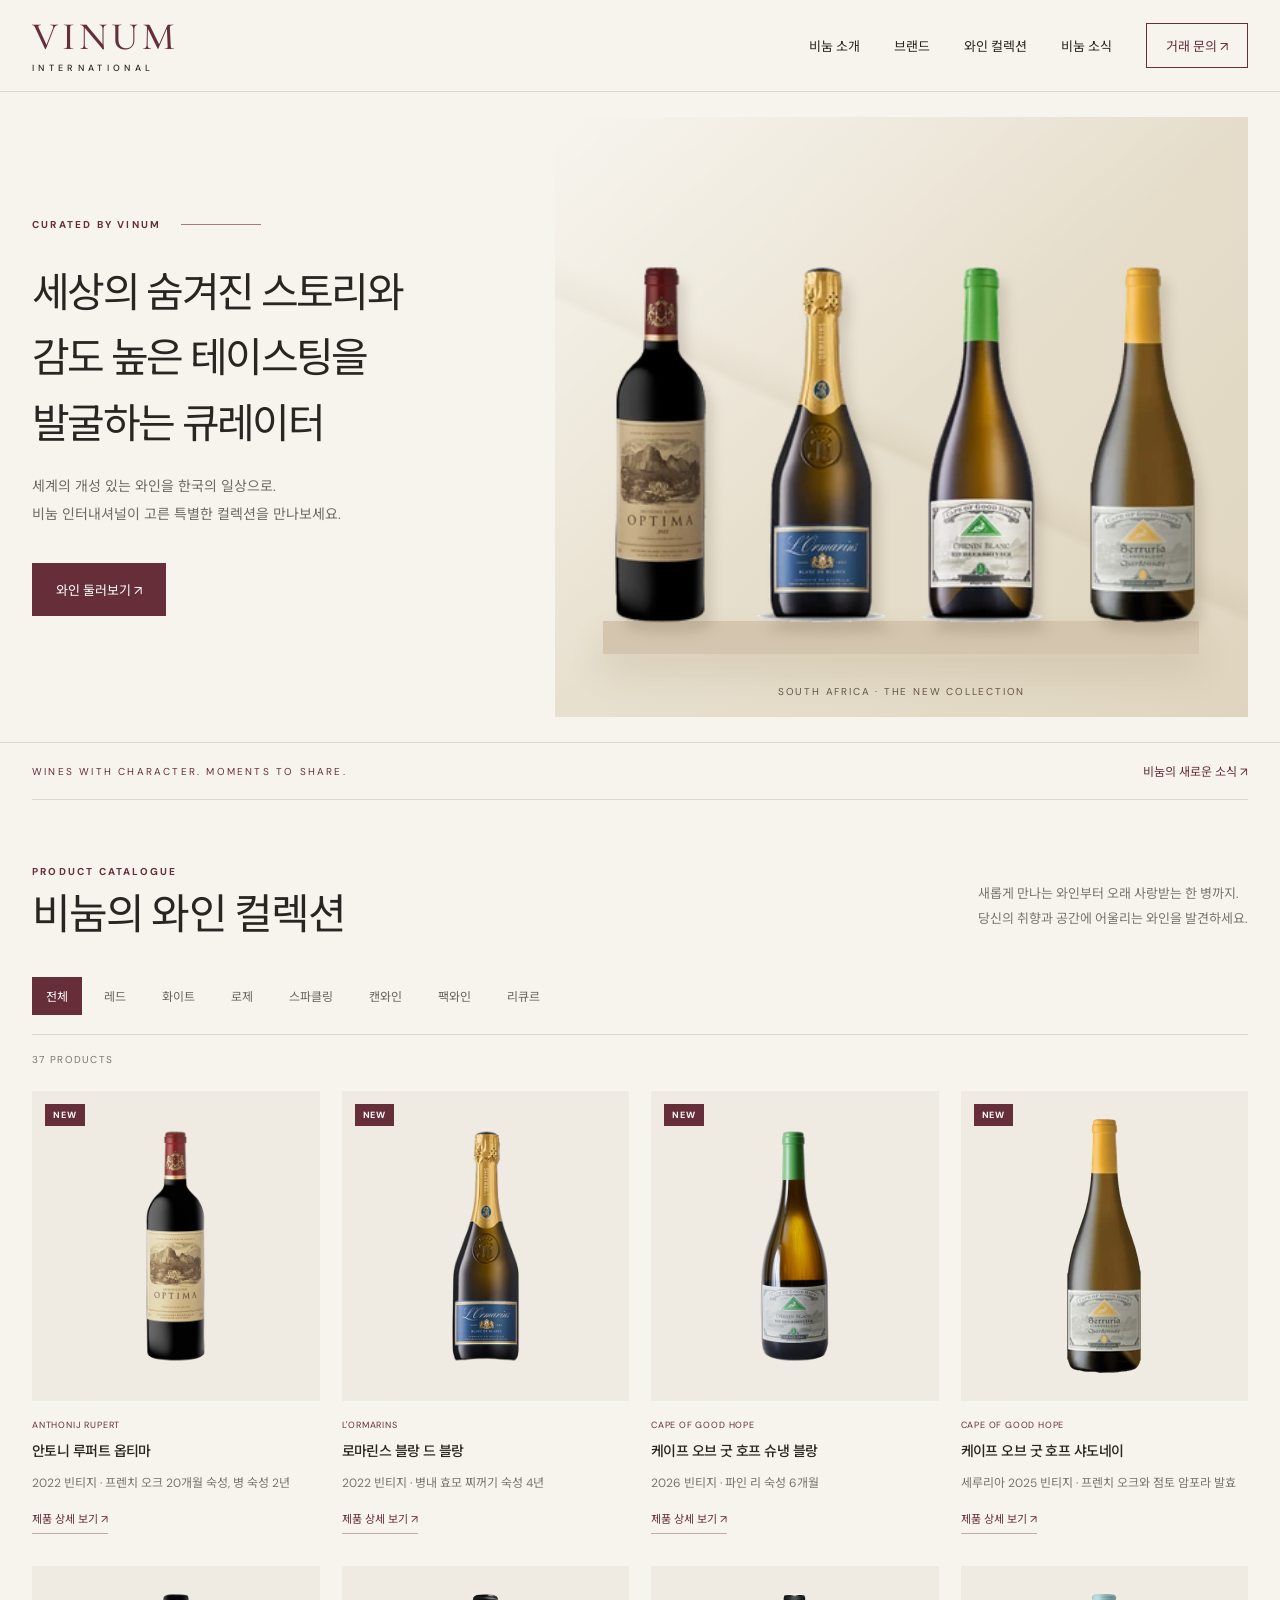
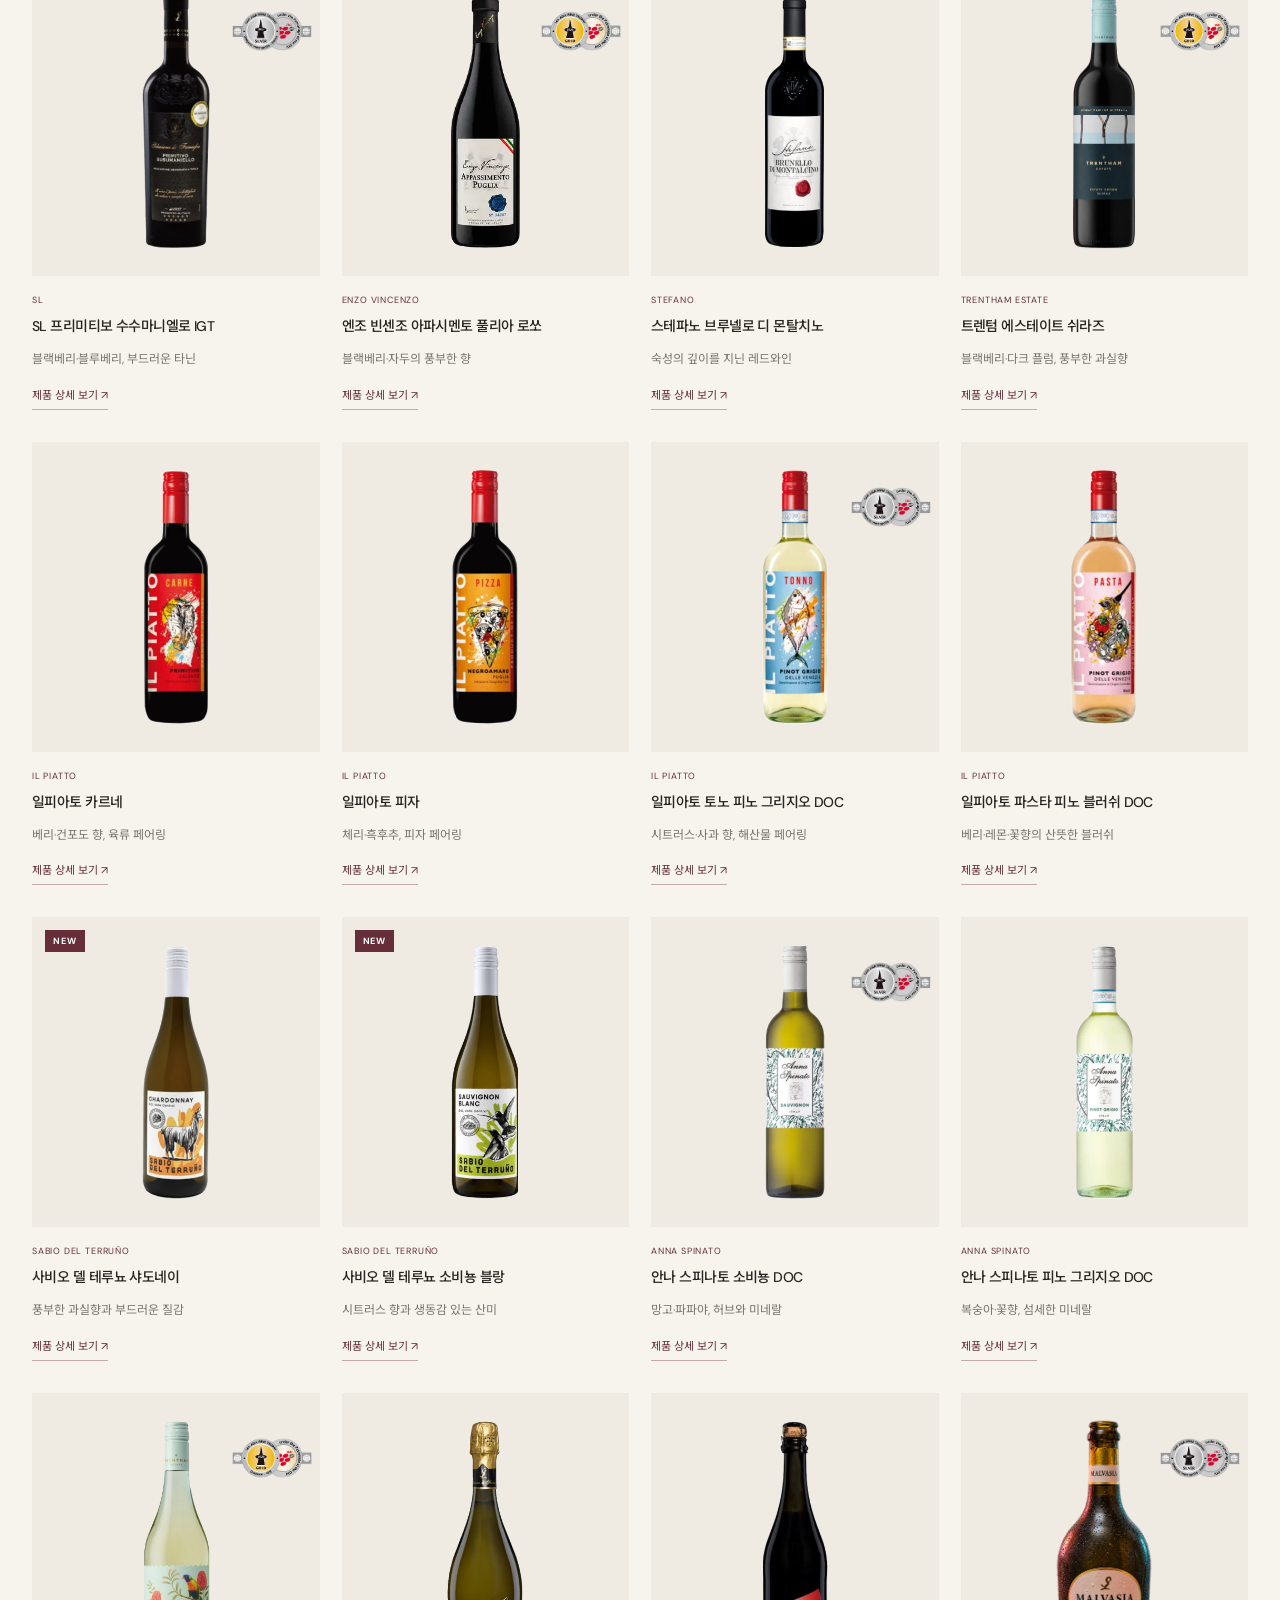
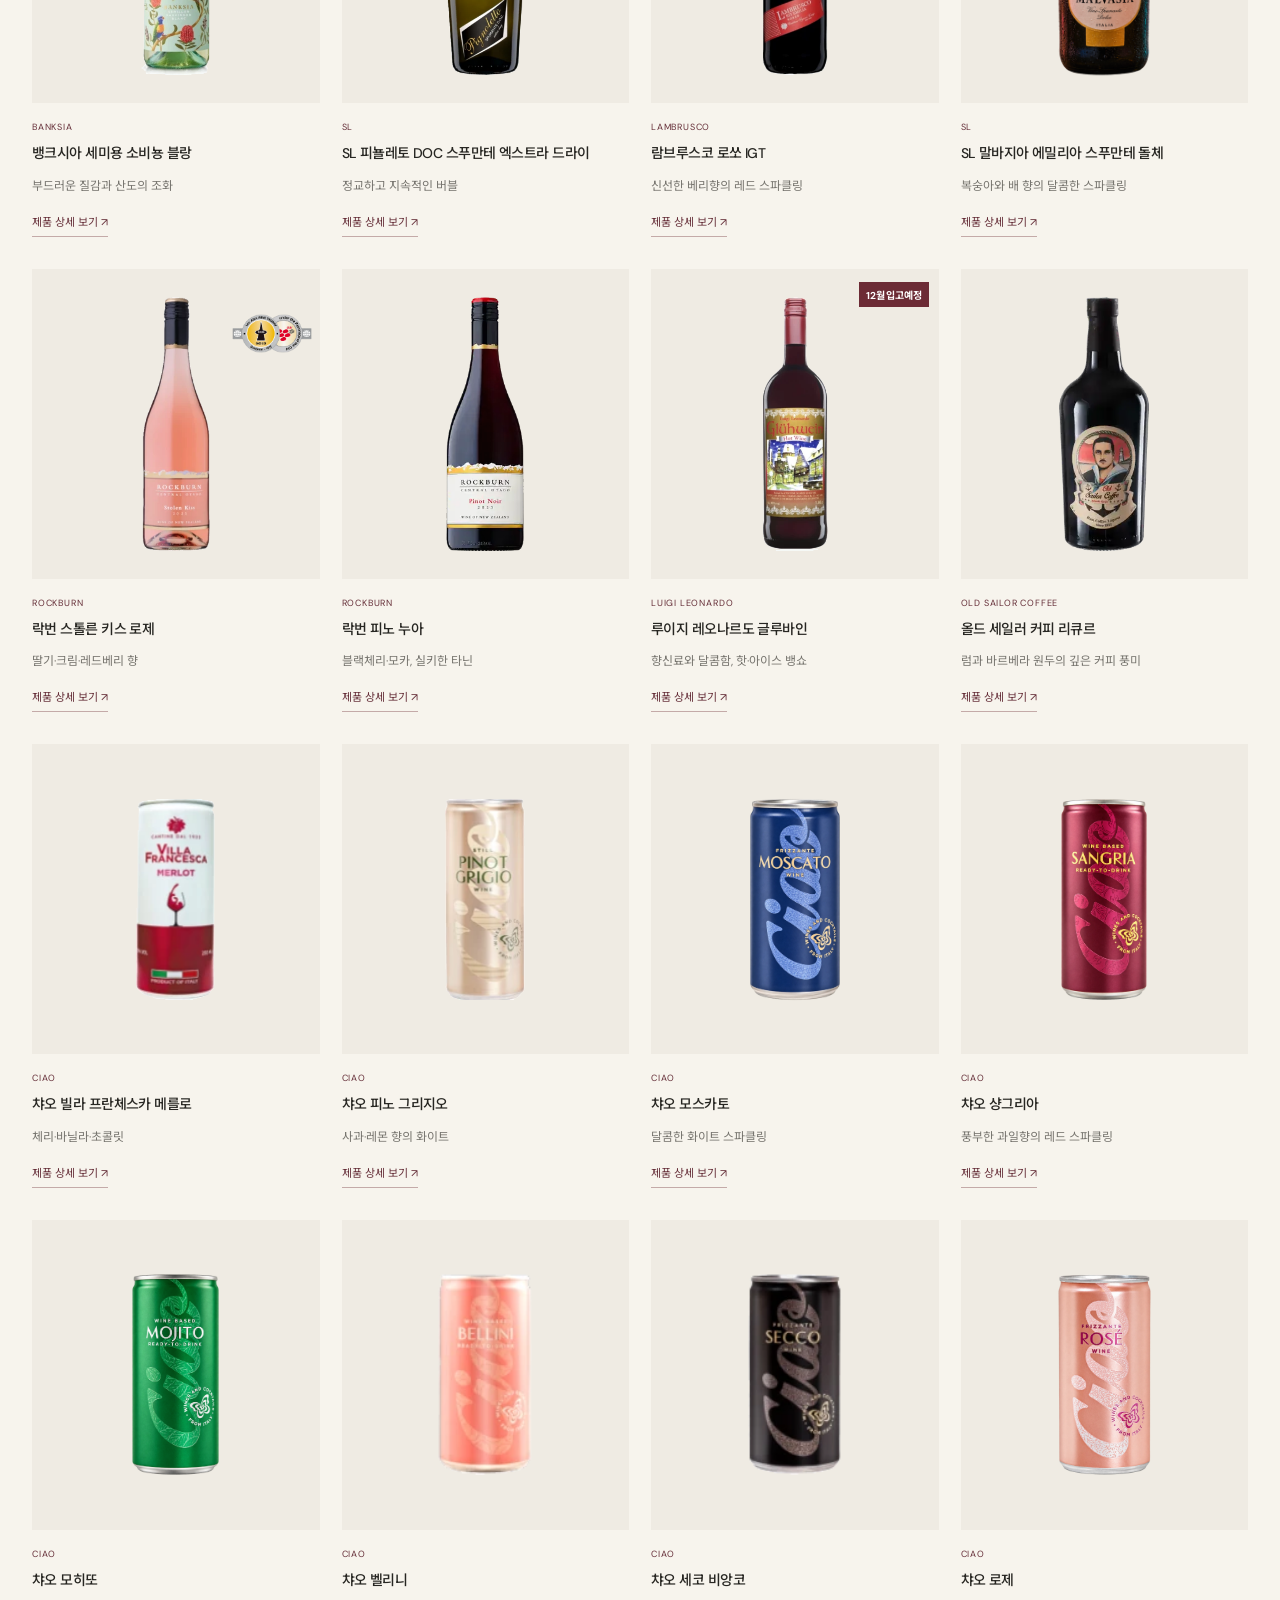
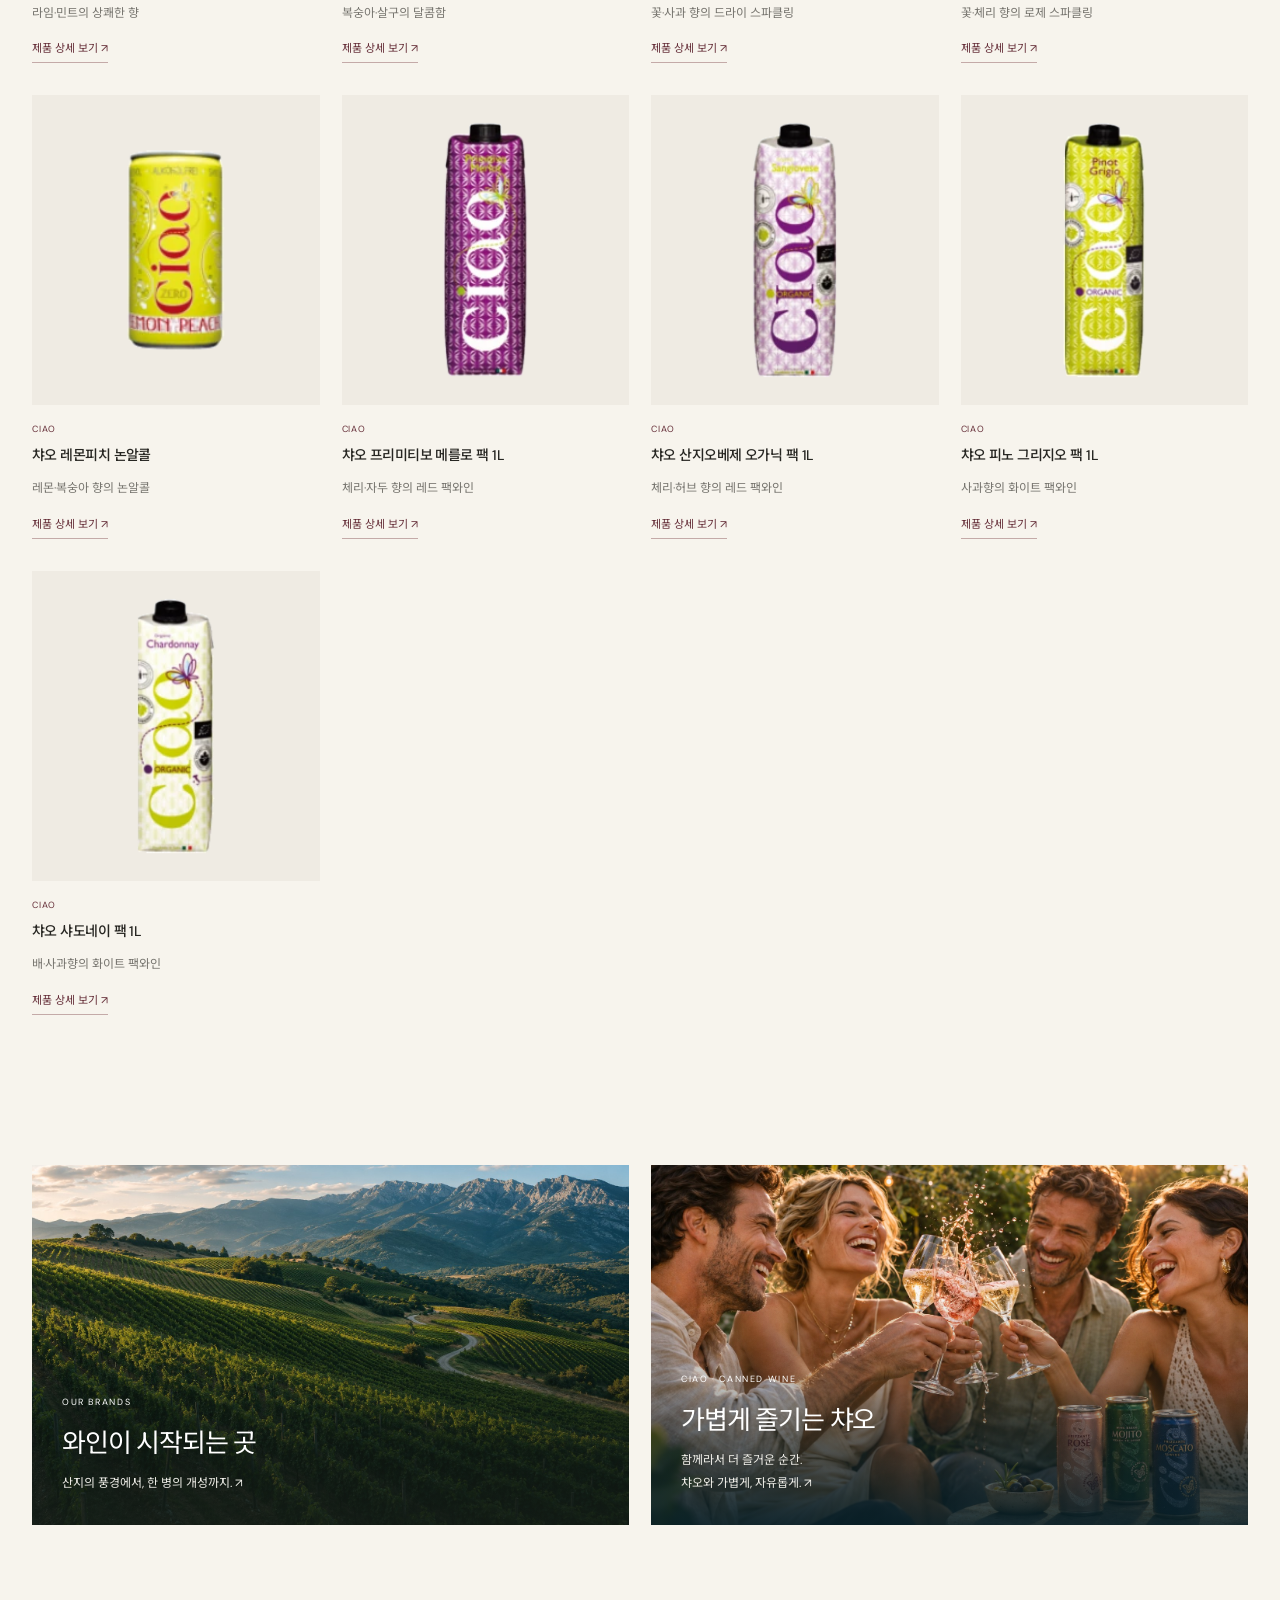
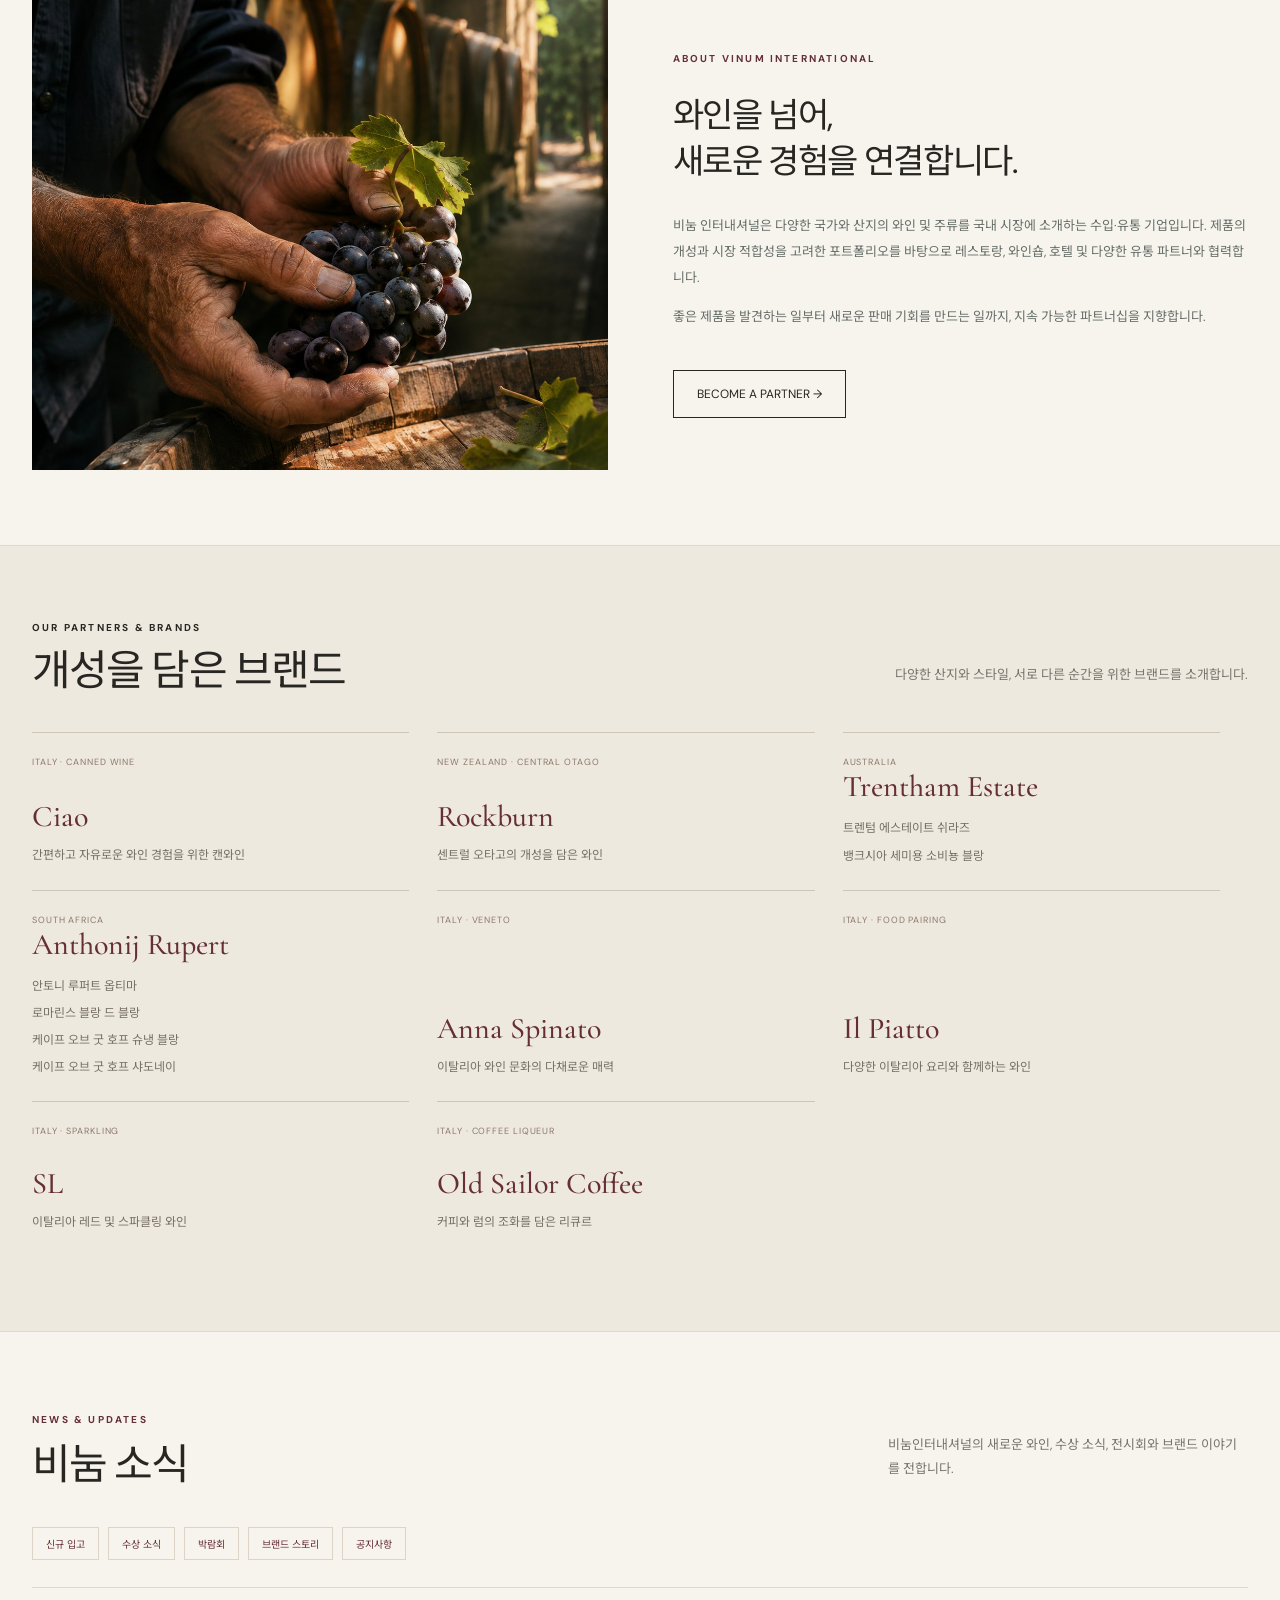
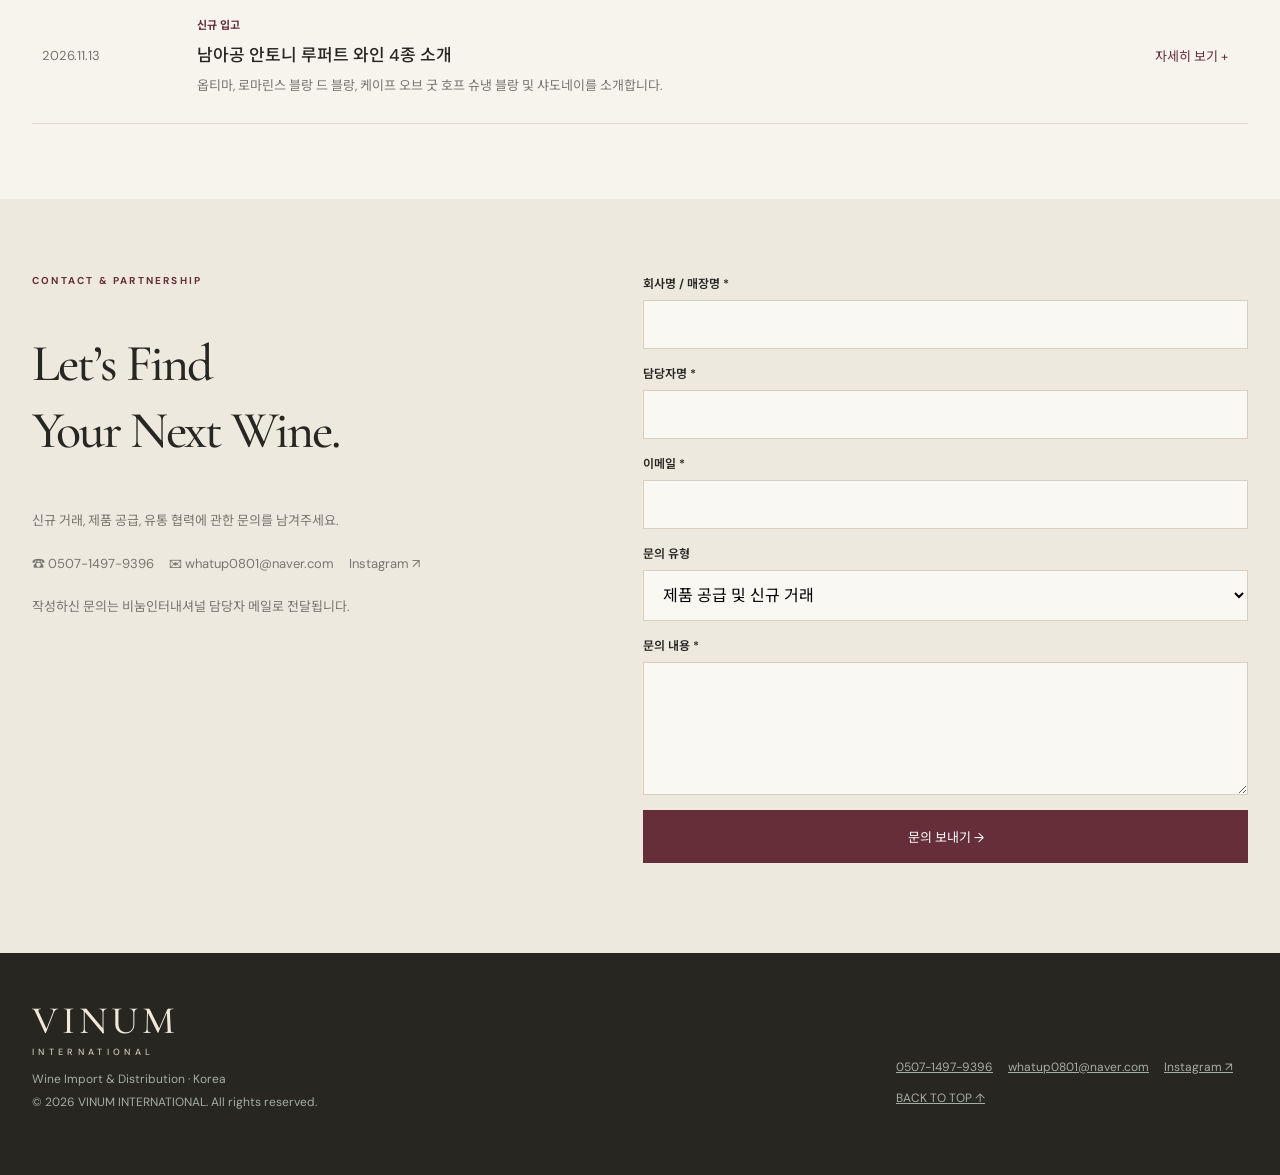
<file: index.html>
<!doctype html><html lang="ko"><head><meta charset="utf-8"><meta name="viewport" content="width=device-width,initial-scale=1"><meta name="description" content="비눔 인터내셔널 공식 홈페이지. 글로벌 와인·주류 수입 및 유통, 브랜드와 제품 카탈로그, 거래처 문의."><title>VINUM INTERNATIONAL | Wine Import & Distribution</title><link rel="preconnect" href="https://fonts.googleapis.com"><link rel="preconnect" href="https://fonts.gstatic.com" crossorigin><link href="https://fonts.googleapis.com/css2?family=Cormorant+Garamond:wght@400;500;600&family=DM+Sans:wght@400;500;600;700&family=Noto+Sans+KR:wght@300;400;500;600;700&display=swap" rel="stylesheet"><style>
:root{--ink:#202422;--muted:#6d746f;--paper:#f8f7f3;--wine:#652e38;--line:#e6e3dd}*{box-sizing:border-box}html{scroll-behavior:smooth}body{margin:0;font-family:'DM Sans','Noto Sans KR',sans-serif;color:var(--ink);background:var(--paper)}a{color:inherit;text-decoration:none}button,input,select,textarea{font:inherit}button{cursor:pointer}.container{width:min(1180px,calc(100% - 38px));margin:auto}header{height:80px;position:sticky;top:0;z-index:20;background:rgba(248,247,243,.97);border-bottom:1px solid var(--line);backdrop-filter:blur(12px)}.nav{display:flex;align-items:center;justify-content:space-between;height:100%}.logo{font-weight:700;letter-spacing:.18em;font-size:20px}.logo small{display:block;font-size:9px;letter-spacing:.38em;font-weight:500;margin-top:3px}.links{display:flex;gap:29px;align-items:center;font-size:12px;letter-spacing:.09em}.links a:hover{color:var(--wine)}.navbtn{border:1px solid var(--ink);padding:11px 17px}.hamb{display:none;background:none;border:0;font-size:24px}.hero{min-height:590px;display:flex;align-items:center;color:#fff;position:relative;background:linear-gradient(90deg,rgba(13,22,20,.88),rgba(13,22,20,.2)),url('https://images.unsplash.com/photo-1510812431401-41d2bd2722f3?auto=format&fit=crop&w=2000&q=85') center/cover}.eyebrow{font-size:12px;letter-spacing:.22em;font-weight:700;text-transform:uppercase}.hero h1{font-size:clamp(44px,6vw,82px);line-height:1.13;font-weight:500;letter-spacing:-.045em;margin:25px 0}.hero p{line-height:2;font-size:16px;color:#e8e8e4;max-width:550px}.btn{display:inline-block;border:1px solid currentColor;padding:15px 23px;margin-top:27px;font-size:12px;letter-spacing:.08em;background:transparent;color:inherit}.btn:hover{background:var(--wine);color:#fff;border-color:var(--wine)}section{padding:95px 0}.sectionhead{display:flex;align-items:end;justify-content:space-between;gap:20px;margin-bottom:40px}.sectionhead h2{font-size:clamp(32px,4vw,54px);font-weight:500;letter-spacing:-.05em;margin:13px 0 0}.sectionhead p{color:var(--muted);max-width:440px;line-height:1.9;font-size:14px}.about{display:grid;grid-template-columns:1fr 1fr;gap:75px;align-items:center}.about img{width:100%;height:460px;object-fit:cover}.about h2{font-size:42px;line-height:1.35;letter-spacing:-.04em;font-weight:500}.about p{color:#676e69;line-height:2;font-size:15px}.tag{color:var(--wine)}.dark{background:#1d2825;color:#fff}.dark .sectionhead p{color:#b7c0ba}.brandgrid{display:grid;grid-template-columns:repeat(3,1fr);gap:15px}.brand{min-height:190px;border:1px solid #4b5752;padding:26px;display:flex;flex-direction:column;justify-content:space-between}.brand span{font-size:11px;color:#b7c0ba;letter-spacing:.1em}.brand h3{font-size:25px;font-weight:500;margin:0}.brand p{font-size:13px;color:#c6cec9;line-height:1.8;margin:10px 0 0}.filters{display:flex;flex-wrap:wrap;gap:9px;margin-bottom:25px}.filter{border:1px solid #d5d5cf;background:none;color:#626660;padding:11px 16px;font-size:12px}.filter.active{background:var(--wine);border-color:var(--wine);color:white}.count{color:var(--muted);font-size:13px;margin-bottom:22px}.products{display:grid;grid-template-columns:repeat(4,minmax(0,1fr));gap:20px}.product{background:#fff;border:1px solid var(--line);overflow:hidden;display:flex;flex-direction:column}.product .art{height:290px;display:flex;align-items:center;justify-content:center;background:#fff;padding:15px}.product .art img{display:block;width:100%;height:100%;max-height:100%;max-width:100%;object-fit:contain;object-position:center}.product.bottle .art{overflow:hidden}.product.bottle .art img{display:block;width:auto;height:255px;max-width:100%;max-height:100%;object-fit:contain;object-position:center bottom}.product.can .art{overflow:hidden}.product.can .art img{transform:scale(1.9);transform-origin:center}.product.can .art img[src$="ciao-rose-cutout.webp"]{transform:scale(.492)}.product.can .art img[src$="ciao-sangria-cutout.webp"]{transform:scale(.550)}.product .body{padding:19px;flex:1;display:flex;flex-direction:column}.product small{color:var(--wine);font-size:11px;letter-spacing:.05em}.product h3{font-size:16px;line-height:1.5;margin:9px 0}.product p{font-size:12px;line-height:1.7;color:var(--muted);flex:1}.detailbtn{align-self:flex-start;border:0;background:none;color:var(--wine);padding:10px 0;font-size:12px}.contact{display:grid;grid-template-columns:1fr 1.15fr;gap:70px}.contact h2{font-size:44px;line-height:1.3;font-weight:500;letter-spacing:-.04em}.contact p{line-height:2;color:var(--muted)}.contact form{display:grid;gap:15px}.field{display:grid;gap:8px}.field label{font-size:12px;font-weight:600}.field input,.field select,.field textarea{width:100%;border:1px solid #d9d7d0;padding:13px 15px;background:white;border-radius:0;outline:none}.submit{background:var(--wine);color:white;border:0;padding:17px}.note{font-size:12px;color:var(--muted);line-height:1.8}footer{background:#141d1a;color:#fff;padding:50px 0}.foot{display:flex;justify-content:space-between;gap:30px;align-items:end}.foot p{color:#a5ada7;font-size:12px;line-height:1.9}.foot a{text-decoration:underline}.contactlinks a{display:inline-block;margin:4px 15px 4px 0}dialog{border:0;padding:0;max-width:min(760px,calc(100% - 30px));width:100%;box-shadow:0 25px 90px #0005}dialog::backdrop{background:#0b1613a8}.modalinner{display:grid;grid-template-columns:40% 60%;background:#fff}.modalart{background:#f8f7f3;display:grid;place-items:center;padding:25px;min-height:360px}.modalart img{display:block;width:100%;height:360px;max-width:100%;object-fit:contain;object-position:center}.modaltext{padding:40px 30px}.modaltext h3{font-size:24px;line-height:1.4}.modaltext p{color:var(--muted);line-height:1.8}.modaltext dl{display:grid;grid-template-columns:70px 1fr;gap:9px;font-size:13px}.modaltext dt{color:var(--muted)}.close{float:right;border:0;background:none;font-size:28px}#empty{display:none}@media(max-width:1000px){.products{grid-template-columns:repeat(3,minmax(0,1fr))}}@media(max-width:800px){header{height:68px}.hamb{display:block}.links{display:none;position:absolute;top:68px;left:0;right:0;background:var(--paper);padding:25px;flex-direction:column;align-items:stretch;gap:22px;border-bottom:1px solid var(--line)}.links.open{display:flex}.hero{min-height:530px}.about,.contact{grid-template-columns:1fr;gap:30px}.about img{height:330px}.brandgrid,.products{grid-template-columns:repeat(2,minmax(0,1fr))}section{padding:65px 0}.sectionhead{display:block}.foot{display:block}}@media(max-width:520px){.brandgrid,.products{grid-template-columns:repeat(2,minmax(0,1fr));gap:10px}.product .art{height:200px;padding:10px}.product .body{padding:12px}.product h3{font-size:14px}.hero h1{font-size:44px}.hero p{font-size:14px}.sectionhead h2{font-size:36px}.modalinner{grid-template-columns:1fr}.modalart{min-height:210px}.modalart img{height:200px;max-height:200px}.modaltext{padding:20px}.brand{min-height:165px;padding:18px}.brand h3{font-size:19px}}
#productDialog{max-height:calc(100dvh - 24px);overflow:auto}#fullWineDetails h4{margin:24px 0 8px;color:var(--wine)}#fullWineDetails p{font-size:13px;line-height:1.9;white-space:pre-line}#productSheetDialog{width:min(1000px,calc(100% - 24px));max-width:1000px;max-height:calc(100dvh - 24px);overflow:auto;background:#fff}#productSheetDialog .sheettoolbar{position:sticky;top:0;z-index:1;display:flex;justify-content:space-between;align-items:center;gap:16px;padding:10px 16px;background:#fff;border-bottom:1px solid var(--line)}#productSheetDialog .sheettoolbar a{font-size:13px;color:var(--wine);text-decoration:underline}#productSheetDialog .sheettoolbar button{border:0;background:none;font-size:28px;line-height:1;padding:6px}#productSheetImage{display:block;width:100%;height:auto}.product.can .art img[src$="ciao-moscato-cutout.webp"]{transform:scale(.552)} .product.can .art img[src$="ciao-mojito-cutout.webp"]{transform:scale(.536)}
/* Award artwork stays separate so the bottle keeps the shared visual height. */
.product .art,.modalart{position:relative}
.product.bottle .art .award-emblem{position:absolute;top:22px;right:8px;width:36%;max-width:104px;height:auto;max-height:none;object-fit:contain}
.modalart .award-emblem{position:absolute;top:18px;right:8px;width:42%;height:auto;max-width:120px}
@media(max-width:520px){.product.bottle .art .award-emblem{top:15px;right:4px;width:38%;max-width:78px}.modalart .award-emblem{width:26%;right:14px}}
.product .art .new-label{position:absolute;top:18px;left:12px;z-index:2;background:#9b2439;color:#fff;border-radius:3px;padding:7px 11px;font-size:12px;font-weight:700;letter-spacing:.14em;box-shadow:0 3px 10px #0002}@media(max-width:520px){.product .art .new-label{top:10px;left:7px;padding:5px 8px;font-size:10px}}#productDialog:has(#fullWineDetails:not(:empty)) .modalinner{grid-template-columns:42% 58%;align-items:start}#productDialog:has(#fullWineDetails:not(:empty)) .modalart{position:sticky;top:0;align-self:start;height:min(76vh,650px);min-height:440px;padding:24px;display:flex;align-items:center;justify-content:center}#productDialog:has(#fullWineDetails:not(:empty)) .modalart #detailImage{width:100%;height:100%;max-height:580px;object-fit:contain;object-position:center}#productDialog:has(#fullWineDetails:not(:empty)) .modaltext{min-width:0}@media(max-width:800px){#productDialog:has(#fullWineDetails:not(:empty)) .modalinner{grid-template-columns:40% 60%}#productDialog:has(#fullWineDetails:not(:empty)) .modalart{height:460px;min-height:340px;padding:15px}}@media(max-width:520px){#productDialog:has(#fullWineDetails:not(:empty)) .modalinner{grid-template-columns:1fr}#productDialog:has(#fullWineDetails:not(:empty)) .modalart{position:relative;height:350px;min-height:350px;padding:18px}#productDialog:has(#fullWineDetails:not(:empty)) .modalart #detailImage{height:310px;max-height:310px}}.product .art .arrival-label{position:absolute;top:18px;right:10px;z-index:2;background:#6c2b35;color:#fff;border-radius:4px;padding:7px 10px;font-size:12px;font-weight:700;letter-spacing:-.02em;box-shadow:0 3px 10px #0002}@media(max-width:520px){.product .art .arrival-label{top:10px;right:7px;padding:5px 7px;font-size:10px}}.vinum-news{background:#fff}.news-categories{display:flex;flex-wrap:wrap;gap:9px;margin-bottom:27px}.news-categories span{font-size:12px;color:var(--wine);border:1px solid #e5d9d9;padding:8px 13px;border-radius:30px}.news-list{display:grid;gap:13px}.news-entry{display:grid;grid-template-columns:130px 1fr auto;align-items:center;gap:25px;padding:25px 10px;border-top:1px solid var(--line)}.news-entry:last-child{border-bottom:1px solid var(--line)}.news-entry time{font-size:13px;color:var(--muted)}.news-entry h3{font-size:20px;font-weight:500;margin:7px 0 8px}.news-entry p{font-size:13px;color:var(--muted);line-height:1.8;margin:0}.news-type{font-size:11px;font-weight:700;color:var(--wine)}.news-more{border:0;background:transparent;color:var(--wine);font-size:13px;padding:10px}.news-empty{padding:52px 20px;text-align:center;color:var(--muted);border:1px solid var(--line);line-height:1.9}@media(max-width:700px){.news-entry{grid-template-columns:1fr;gap:8px;padding:20px 0}.news-more{justify-self:start;padding-left:0}}
/* VINUM editorial collection — preserve catalogue data and product photography. */
:root{--paper:#f7f4ed;--wine:#652e38;--ink:#272622;--muted:#77756f;--line:#ded8cd}
.container{width:min(1240px,calc(100% - 64px))}header{height:92px;background:rgba(247,244,237,.97)}.logo{font-family:'Cormorant Garamond',Georgia,serif;font-size:39px;letter-spacing:.1em;font-weight:500;color:var(--wine);line-height:.9}.logo small{font-family:'DM Sans',sans-serif;font-size:9px;letter-spacing:.48em;margin-top:10px;color:var(--ink)}.links{font-size:13px;letter-spacing:0;gap:34px}.navbtn{border-color:var(--wine);color:var(--wine);padding:12px 19px}.eyebrow{font-size:10px;letter-spacing:.22em}.hero{background:none;color:var(--ink);min-height:650px;overflow:hidden;border-bottom:1px solid var(--line)}.hero-layout{display:grid;grid-template-columns:43% 57%;align-items:center;gap:0;min-height:650px}.hero-copy{padding:50px 30px 50px 0;position:relative;z-index:1}.hero .eyebrow{color:var(--wine);display:flex;gap:20px;align-items:center}.hero .eyebrow:after{content:'';height:1px;width:80px;background:#a17b7e}.hero h1{font-family:'Noto Sans KR',sans-serif;font-size:clamp(32px,3.2vw,48px);font-weight:400;line-height:1.6;letter-spacing:-.065em;margin:26px 0 20px}.hero p{font-size:14px;color:#6e6b64;line-height:1.95}.hero .btn{background:var(--wine);color:#fff;border-color:var(--wine);margin-top:21px;padding:16px 23px;letter-spacing:0;font-size:13px}.hero-scene{position:relative;isolation:isolate;min-height:580px;display:flex;align-items:flex-end;justify-content:center;padding:65px 25px 95px;background:linear-gradient(130deg,#eee8da,#dfd5bf);align-self:stretch;margin:25px 0}.hero-scene:before{content:'';position:absolute;inset:0;z-index:-1;background:linear-gradient(140deg,#ffffff88,transparent 50%),linear-gradient(25deg,transparent 45%,#c0b29533 46%,transparent 50%)}.hero-scene:after{content:'';position:absolute;bottom:63px;left:7%;right:7%;height:33px;background:#d4c6ae;box-shadow:0 19px 35px #6d583022;z-index:-1}.hero-bottle{border:0;background:transparent;padding:0;display:flex;align-items:flex-end;justify-content:center;width:25%;height:355px;transition:transform .3s}.hero-bottle:hover{transform:translateY(-8px)}.hero-bottle img{max-width:100%;width:auto;height:100%;object-fit:contain;filter:drop-shadow(8px 12px 6px #37280d22)}.hero-bottle:nth-child(2){height:370px}.hero-bottle:nth-child(3){height:345px}.scene-caption{position:absolute;left:0;right:0;bottom:19px;text-align:center;font-size:10px;letter-spacing:.18em;color:#635447}.collection-strip{padding:19px 0;border-bottom:1px solid var(--line);color:var(--wine);font-size:10px;letter-spacing:.22em;display:flex;align-items:center;justify-content:space-between}.collection-strip a{letter-spacing:0;font-size:12px}.sectionhead h2{font-family:'Cormorant Garamond','Noto Sans KR',serif;font-size:42px;line-height:1.35;letter-spacing:-.045em;font-weight:400;margin-top:10px}.sectionhead p{font-size:13px;max-width:360px}.sectionhead{margin-bottom:32px}section{padding:75px 0}#products{padding-top:65px}.filters{gap:8px;padding-bottom:19px;border-bottom:1px solid var(--line);margin-bottom:18px}.filter{border:0;background:transparent;padding:10px 14px;font-size:12px;color:#69655e}.filter.active{background:var(--wine);color:#fff}.count{font-size:10px;letter-spacing:.13em;margin-bottom:25px}.products{gap:32px 22px}.product{border:0;background:transparent;overflow:visible}.product .art{height:310px;background:#efebe3;padding:25px;overflow:hidden}.product.bottle .art img{height:260px;max-height:100%}.product .body{padding:18px 0 0}.product small{font-size:9px;letter-spacing:.09em}.product h3{font-size:14px;font-weight:500;margin:9px 0;letter-spacing:-.04em;line-height:1.7}.product p{font-size:12px;line-height:1.9;margin:0 0 8px}.detailbtn{font-size:11px;padding:7px 0;border-bottom:1px solid #c4aaa8;transition:color .2s}.product .art .new-label{top:13px;left:13px;padding:5px 8px;background:var(--wine);border-radius:0;box-shadow:none;font-size:9px;letter-spacing:.1em}.product .art .arrival-label{top:13px;right:10px;border-radius:0;box-shadow:none;padding:5px 7px;font-size:10px}.product.bottle .art .award-emblem{top:45px;right:8px;width:29%;max-width:80px}.product .art>img:not(.award-emblem){transition:filter .3s}.product:hover .art>img:not(.award-emblem){filter:drop-shadow(0 10px 8px #3e281515)}.editorial-intro{display:grid;grid-template-columns:1fr 1fr;gap:22px;padding-top:75px}.story-tile{position:relative;min-height:320px;overflow:hidden;background:#dfd9cd;display:flex;align-items:flex-end}.story-tile img{position:absolute;inset:0;width:100%;height:100%;object-fit:cover;transition:transform .6s}.story-tile:hover img{transform:scale(1.025)}.story-tile:after{content:'';position:absolute;inset:0;background:linear-gradient(transparent 25%,#172019bf)}.story-caption{position:relative;z-index:1;padding:30px;color:#fff}.story-caption small{font-size:9px;letter-spacing:.18em}.story-caption h3{font-weight:400;font-size:26px;letter-spacing:-.045em;margin:12px 0}.story-caption p{font-size:12px;line-height:1.9;color:#efeee8;margin:0}.about{gap:65px}.about img{height:390px}.about h2{font-weight:400;font-size:34px}.about p{font-size:13px}.dark{background:#eee9df;color:var(--ink);border-block:1px solid var(--line)}.dark .sectionhead p{color:var(--muted)}.brandgrid{grid-template-columns:repeat(3,1fr);gap:0}.brand{border:0;border-top:1px solid #cec5b6;min-height:155px;padding:23px 20px 23px 0;margin-right:28px}.brand span{color:#8c786a;font-size:9px}.brand h3{font-family:'Cormorant Garamond',Georgia,serif;font-size:30px;color:var(--wine)}.brand p{color:#777064;font-size:12px}.vinum-news{background:var(--paper)}.news-categories span{border-radius:0;border-color:#ded4c6;background:transparent;font-size:10px}.news-entry h3{font-size:17px}.contact{gap:85px}.contact h2{font-family:'Cormorant Garamond',Georgia,serif;font-size:52px}.contact p{font-size:13px}.field input,.field select,.field textarea{border-color:#d8cfc1;background:#faf8f3}.submit{font-size:13px}footer{background:#282620}.foot .logo{color:#f0e8da}.foot .logo small{color:#d0c6b6}.btn{letter-spacing:0;font-size:12px}a:focus-visible,button:focus-visible{outline:2px solid var(--wine);outline-offset:5px}section{scroll-margin-top:90px}
@media(min-width:1500px){.hero-layout{min-height:710px}.hero-scene{min-height:650px}.hero-bottle{height:405px}.hero-bottle:nth-child(2){height:420px}.hero-bottle:nth-child(3){height:395px}}
@media(max-width:1000px){.hero-layout{grid-template-columns:45% 55%;min-height:560px}.hero-scene{min-height:500px;padding:65px 15px 95px}.hero-bottle{height:290px}.hero-bottle:nth-child(2){height:305px}.hero-bottle:nth-child(3){height:285px}.links{gap:20px}.hero h1{font-size:34px}.product .art{height:290px}.product.bottle .art img{height:240px}}
@media(max-width:800px){.container{width:calc(100% - 36px)}header{height:76px}.logo{font-size:31px}.logo small{font-size:7px}.links{top:76px}.hero-layout{grid-template-columns:1fr;min-height:0}.hero-copy{padding:38px 0 25px}.hero h1{font-size:36px;line-height:1.5;margin:20px 0 12px}.hero p{font-size:13px}.hero .btn{margin-top:12px}.hero-scene{min-height:390px;margin:0 0 18px;padding:35px 20px 80px}.hero-bottle{height:265px}.hero-bottle:nth-child(2){height:280px}.hero-bottle:nth-child(3){height:260px}.hero-scene:after{bottom:53px}.scene-caption{bottom:15px;font-size:8px}.hero{min-height:0}.collection-strip{font-size:8px;letter-spacing:.1em}.collection-strip a{font-size:10px}.sectionhead h2{font-size:32px}.sectionhead p{max-width:none}.products{gap:25px 14px}.product .art{height:260px;padding:20px 10px}.product.bottle .art img{height:220px}.product h3{font-size:13px}.editorial-intro{padding-top:55px;gap:14px}.story-tile{min-height:280px}.story-caption{padding:20px}.story-caption h3{font-size:22px}.brandgrid{grid-template-columns:repeat(2,1fr)}section{padding:55px 0;scroll-margin-top:76px}.contact{gap:30px}.contact h2{font-size:42px}.about{gap:30px}.about img{height:290px}.about h2{font-size:29px}}
@media(max-width:520px){.hero h1{font-size:31px}.hero-scene{min-height:330px;padding:25px 12px 75px}.hero-bottle{height:225px}.hero-bottle:nth-child(2){height:240px}.hero-bottle:nth-child(3){height:220px}.product .art{height:225px;padding:20px 10px}.product.bottle .art img{height:185px}.product .body{padding:13px 0 0}.product small{font-size:8px}.product h3{font-size:12px}.product p{font-size:11px}.product .art .new-label{top:9px;left:8px;font-size:8px}.product .art .arrival-label{font-size:8px;top:9px;right:6px}.product.bottle .art .award-emblem{top:36px;width:29%}.filters{gap:3px}.filter{padding:9px 10px;font-size:11px}.editorial-intro{grid-template-columns:1fr}.story-tile{min-height:250px}.brand{margin-right:10px;padding-right:6px}.brand h3{font-size:25px}.brand p{font-size:11px}.sectionhead h2{font-size:29px}.sectionhead p{font-size:12px}.collection-strip a{font-size:9px}.hero .eyebrow{font-size:9px}.news-entry h3{font-size:16px}}
@media(prefers-reduced-motion:reduce){html{scroll-behavior:auto}*,*:before,*:after{transition:none!important}}

/* One visible product height per format, measured after transparent margin removal. */
.product .art>img:not(.award-emblem),.product.bottle .art>img:not(.award-emblem){height:260px;width:auto;max-width:100%;max-height:100%;object-fit:contain;transform:none!important;filter:none}
.product.can .art>img:not(.award-emblem){height:205px;width:auto;max-width:100%;transform:none!important}
.hero-bottle,.hero-bottle:nth-child(2),.hero-bottle:nth-child(3){height:355px}
.hero-bottle img{object-position:center bottom}
.modalart #detailImage{width:auto;max-width:100%;height:360px;object-fit:contain}
@media(min-width:1500px){.hero-bottle,.hero-bottle:nth-child(2),.hero-bottle:nth-child(3){height:405px}}
@media(max-width:1000px){.hero-bottle,.hero-bottle:nth-child(2),.hero-bottle:nth-child(3){height:290px}.product .art>img:not(.award-emblem),.product.bottle .art>img:not(.award-emblem){height:240px}.product.can .art>img:not(.award-emblem){height:195px}}
@media(max-width:800px){.hero-bottle,.hero-bottle:nth-child(2),.hero-bottle:nth-child(3){height:265px}.product .art>img:not(.award-emblem),.product.bottle .art>img:not(.award-emblem){height:220px}.product.can .art>img:not(.award-emblem){height:175px}}
@media(max-width:520px){.hero-bottle,.hero-bottle:nth-child(2),.hero-bottle:nth-child(3){height:clamp(145px,48vw,190px)}.product .art>img:not(.award-emblem),.product.bottle .art>img:not(.award-emblem){height:185px}.product.can .art>img:not(.award-emblem){height:150px}.modalart #detailImage{height:200px}}

/* Align the actual bottle silhouette across every hero slot, including narrow phones. */
.hero-scene{--hero-bottle-height:355px}
.hero-scene .hero-bottle{height:var(--hero-bottle-height)!important;min-width:0;flex:1 1 25%}
.hero-scene .hero-bottle img{height:calc(var(--hero-bottle-height) * var(--hero-trim-scale,1));width:auto;max-width:none;max-height:none;flex:none;object-fit:contain;transform:translateY(var(--hero-trim-bottom,0%))}
@media(min-width:1500px){.hero-scene{--hero-bottle-height:405px}}
@media(max-width:1000px){.hero-scene{--hero-bottle-height:290px}}
@media(max-width:800px){.hero-scene{--hero-bottle-height:265px}}
@media(max-width:520px){.hero-scene{--hero-bottle-height:clamp(145px,48vw,190px)}}

/* Three distinct editorial scenes. Ciao packaging uses the exact existing product cutouts. */
.editorial-intro .story-tile{min-height:360px}
.story-caption{z-index:3}
.vineyard-feature>img{object-position:center 55%}
.ciao-feature>img.ciao-scene{object-position:center center;transform:none}
.ciao-feature:after{z-index:1;background:linear-gradient(0deg,rgba(8,32,40,.9),rgba(8,32,40,.28)38%,transparent 65%)}



.about>img{height:470px;object-position:center 58%}
@media(max-width:800px){.editorial-intro .story-tile{min-height:320px}.story-caption h3{font-size:23px}.about>img{height:370px}}
@media(max-width:520px){.editorial-intro{gap:18px}.editorial-intro .story-tile{min-height:300px}.story-caption{padding:23px}.story-caption h3{font-size:25px}.story-caption p{font-size:12px;line-height:1.7}.about>img{height:350px}.ciao-feature .story-caption h3{font-size:20px;white-space:nowrap}}

.ciao-party>img.ciao-scene{object-position:70% 42%}

.brand-products{list-style:none;padding:0;margin:12px 0 0;color:#777064;font-size:12px;line-height:1.85}.brand-products li+li{margin-top:5px}@media(max-width:520px){.brand-products{font-size:11px;line-height:1.8}}
.modalart .vivino-rating{display:block;width:100%;text-align:center;color:#c62828;font-size:19px;font-weight:800;letter-spacing:.01em;margin-top:8px;line-height:1.5}.modalart:has(.vivino-rating){display:flex;flex-direction:column;align-items:center;justify-content:center}.modalart:has(.vivino-rating) #detailImage{flex:0 1 auto;min-height:0;max-height:calc(100% - 40px)}
</style></head><body><header><div class="container nav"><a href="#home" class="logo">VINUM<small>INTERNATIONAL</small></a><button class="hamb" aria-label="메뉴 열기" aria-expanded="false">☰</button><nav class="links" aria-label="주요 메뉴"><a href="#about">비눔 소개</a><a href="#brands">브랜드</a><a href="#products">와인 컬렉션</a><a href="#news">비눔 소식</a><a href="#contact" class="navbtn">거래 문의 ↗</a></nav></div></header><main><div id="home" class="hero"><div class="container hero-layout"><div class="hero-copy"><div class="eyebrow">CURATED BY VINUM</div><h1>세상의 숨겨진 스토리와<br>감도 높은 테이스팅을<br>발굴하는 큐레이터</h1><p>세계의 개성 있는 와인을 한국의 일상으로.<br>비눔 인터내셔널이 고른 특별한 컬렉션을 만나보세요.</p><a class="btn" href="#products">와인 둘러보기 ↗</a></div><div class="hero-scene" aria-label="남아프리카공화국 신규 와인 4종"><button class="hero-bottle" data-product="0" aria-label="안토니 루퍼트 옵티마 상세 보기"><img src="images/catalogue-cutouts/optima-2022.webp?v=20261113b" style="--hero-trim-scale:1.023622;--hero-trim-bottom:1.1538462%" alt="안토니 루퍼트 옵티마"></button><button class="hero-bottle" data-product="1" aria-label="로마린스 블랑 드 블랑 상세 보기"><img src="images/catalogue-cutouts/lormarins-blanc-de-blancs-2022.webp?v=20261113b" style="--hero-trim-scale:1.0235294;--hero-trim-bottom:1.1494253%" alt="로마린스 블랑 드 블랑"></button><button class="hero-bottle" data-product="2" aria-label="케이프 오브 굿 호프 슈냉 블랑 상세 보기"><img src="images/catalogue-cutouts/cape-chenin-blanc-2026.webp?v=20261113b" style="--hero-trim-scale:1.0235294;--hero-trim-bottom:1.1494253%" alt="케이프 오브 굿 호프 슈냉 블랑"></button><button class="hero-bottle" data-product="3" aria-label="케이프 오브 굿 호프 샤도네이 상세 보기"><img src="images/catalogue-cutouts/cape-chardonnay-2025.webp?v=20261113b" style="--hero-trim-scale:1.0237154;--hero-trim-bottom:1.1583012%" alt="케이프 오브 굿 호프 샤도네이"></button><div class="scene-caption">SOUTH AFRICA · THE NEW COLLECTION</div></div></div></div><div class="container collection-strip"><span>WINES WITH CHARACTER. MOMENTS TO SHARE.</span><a href="#news">비눔의 새로운 소식 ↗</a></div><section id="products"><div class="container"><div class="sectionhead"><div><div class="eyebrow tag">PRODUCT CATALOGUE</div><h2>비눔의 와인 컬렉션</h2></div><p>새롭게 만나는 와인부터 오래 사랑받는 한 병까지.<br>당신의 취향과 공간에 어울리는 와인을 발견하세요.</p></div><div class="filters" role="group" aria-label="제품 분류"><button class="filter active" data-filter="all">전체</button><button class="filter" data-filter="red">레드</button><button class="filter" data-filter="white">화이트</button><button class="filter" data-filter="rose">로제</button><button class="filter" data-filter="sparkling">스파클링</button><button class="filter" data-filter="can">캔와인</button><button class="filter" data-filter="pack">팩와인</button><button class="filter" data-filter="liqueur">리큐르</button></div><div class="count" id="count"></div><div id="productGrid" class="products"></div><p id="empty">해당 카테고리의 제품이 없습니다.</p></div></section><div id="stories" class="container editorial-intro" style="scroll-margin-top:100px"><a class="story-tile vineyard-feature" href="#brands"><img src="images/editorial/vineyard-story-v2.jpg" alt="산 능선과 곡선의 포도밭이 펼쳐진 풍경" loading="lazy"><div class="story-caption"><small>OUR BRANDS</small><h3>와인이 시작되는 곳</h3><p>산지의 풍경에서, 한 병의 개성까지. ↗</p></div></a><a class="story-tile ciao-feature ciao-party" href="#products" id="exploreCiao"><img class="ciao-scene" src="images/editorial/ciao-western-party-natural-v5.jpg" alt="서양 성인 친구들이 와인잔을 부딪치며 와인이 튀어 오르는 파티 장면과 챠오 캔" loading="lazy"><div class="story-caption"><small>CIAO · CANNED WINE</small><h3>가볍게 즐기는 챠오</h3><p>함께라서 더 즐거운 순간.<br>챠오와 가볍게, 자유롭게. ↗</p></div></a></div><section id="about"><div class="container about"><img src="images/editorial/winemaking-about-v2.jpg" alt="포도와 오크 배럴을 살펴보는 생산자의 손" loading="lazy"><div><div class="eyebrow tag">ABOUT VINUM INTERNATIONAL</div><h2>와인을 넘어,<br>새로운 경험을 연결합니다.</h2><p>비눔 인터내셔널은 다양한 국가와 산지의 와인 및 주류를 국내 시장에 소개하는 수입·유통 기업입니다. 제품의 개성과 시장 적합성을 고려한 포트폴리오를 바탕으로 레스토랑, 와인숍, 호텔 및 다양한 유통 파트너와 협력합니다.</p><p>좋은 제품을 발견하는 일부터 새로운 판매 기회를 만드는 일까지, 지속 가능한 파트너십을 지향합니다.</p><a class="btn" href="#contact">BECOME A PARTNER →</a></div></div></section><section id="brands" class="dark"><div class="container"><div class="sectionhead"><div><div class="eyebrow">OUR PARTNERS & BRANDS</div><h2>개성을 담은 브랜드</h2></div><p>다양한 산지와 스타일, 서로 다른 순간을 위한 브랜드를 소개합니다.</p></div><div class="brandgrid"><div class="brand"><span>ITALY · CANNED WINE</span><div><h3>Ciao</h3><p>간편하고 자유로운 와인 경험을 위한 캔와인</p></div></div><div class="brand"><span>NEW ZEALAND · CENTRAL OTAGO</span><div><h3>Rockburn</h3><p>센트럴 오타고의 개성을 담은 와인</p></div></div><div class="brand"><span>AUSTRALIA</span><div><h3>Trentham Estate</h3><ul class="brand-products"><li>트렌텀 에스테이트 쉬라즈</li><li>뱅크시아 세미용 소비뇽 블랑</li></ul></div></div><div class="brand"><span>SOUTH AFRICA</span><div><h3>Anthonij Rupert</h3><ul class="brand-products"><li>안토니 루퍼트 옵티마</li><li>로마린스 블랑 드 블랑</li><li>케이프 오브 굿 호프 슈냉 블랑</li><li>케이프 오브 굿 호프 샤도네이</li></ul></div></div><div class="brand"><span>ITALY · VENETO</span><div><h3>Anna Spinato</h3><p>이탈리아 와인 문화의 다채로운 매력</p></div></div><div class="brand"><span>ITALY · FOOD PAIRING</span><div><h3>Il Piatto</h3><p>다양한 이탈리아 요리와 함께하는 와인</p></div></div><div class="brand"><span>ITALY · SPARKLING</span><div><h3>SL</h3><p>이탈리아 레드 및 스파클링 와인</p></div></div><div class="brand"><span>ITALY · COFFEE LIQUEUR</span><div><h3>Old Sailor Coffee</h3><p>커피와 럼의 조화를 담은 리큐르</p></div></div></div></div></section><section id="news" class="vinum-news"><div class="container"><div class="sectionhead"><div><span class="eyebrow tag">NEWS & UPDATES</span><h2>비눔 소식</h2></div><p>비눔인터내셔널의 새로운 와인, 수상 소식, 전시회와 브랜드 이야기를 전합니다.</p></div><div class="news-categories"><span>신규 입고</span><span>수상 소식</span><span>박람회</span><span>브랜드 스토리</span><span>공지사항</span></div><div id="newsList" class="news-list" aria-live="polite"></div></div></section><section id="contact" style="background:#eee9df"><div class="container contact"><div><div class="eyebrow tag">CONTACT & PARTNERSHIP</div><h2>Let’s Find<br>Your Next Wine.</h2><p>신규 거래, 제품 공급, 유통 협력에 관한 문의를 남겨주세요.</p><p class="contactlinks"><a href="tel:050714979396">☎ 0507-1497-9396</a><a href="mailto:whatup0801@naver.com">✉ whatup0801@naver.com</a><a href="https://www.instagram.com/vinum_international/" target="_blank" rel="noopener noreferrer">Instagram ↗</a></p><p class="note">작성하신 문의는 비눔인터내셔널 담당자 메일로 전달됩니다.</p></div><form id="inquiryForm" action="https://formsubmit.co/whatup0801@naver.com" method="POST"><input type="hidden" name="_subject" value="[비눔 홈페이지 문의]"><input type="hidden" name="_template" value="table"><input type="text" name="_honey" tabindex="-1" autocomplete="off" aria-hidden="true" style="display:none"><div class="field"><label for="company">회사명 / 매장명 *</label><input id="company" name="company" required maxlength="100"></div><div class="field"><label for="person">담당자명 *</label><input id="person" name="person" required maxlength="60"></div><div class="field"><label for="email">이메일 *</label><input id="email" name="email" type="email" required></div><div class="field"><label for="type">문의 유형</label><select id="type" name="type"><option>제품 공급 및 신규 거래</option><option>브랜드 및 수입 제안</option><option>기타 문의</option></select></div><div class="field"><label for="message">문의 내용 *</label><textarea id="message" name="message" rows="5" required maxlength="3000"></textarea></div><button class="submit" type="submit">문의 보내기 →</button><div id="formStatus" class="note" aria-live="polite"></div></form></div></section></main><footer><div class="container foot"><div><div class="logo">VINUM<small>INTERNATIONAL</small></div><p>Wine Import & Distribution · Korea<br>© <span id="year"></span> VINUM INTERNATIONAL. All rights reserved.</p></div><p class="contactlinks"><a href="tel:050714979396">0507-1497-9396</a><a href="mailto:whatup0801@naver.com">whatup0801@naver.com</a><a href="https://www.instagram.com/vinum_international/" target="_blank" rel="noopener noreferrer">Instagram ↗</a><br><a href="#home">BACK TO TOP ↑</a></p></div></footer><dialog id="productDialog" aria-label="제품 상세 정보"><div class="modalinner"><div class="modalart"><img id="detailImage" alt=""></div><div class="modaltext"><button class="close" id="closeDialog" aria-label="닫기">×</button><small id="detailBrand" class="tag"></small><h3 id="detailName"></h3><p id="detailDesc"></p><dl><dt>품종</dt><dd id="detailGrape"></dd><dt>산지</dt><dd id="detailRegion"></dd><dt>도수</dt><dd id="detailAbv"></dd></dl><a class="btn" href="#contact" id="detailContact" style="color:#652e38">제품 문의 →</a></div></div></dialog><dialog id="productSheetDialog" aria-label="와인 상세 소개서"><div class="sheettoolbar"><a id="productSheetOriginal" target="_blank" rel="noopener noreferrer">원본 크게 보기 ↗</a><button type="button" id="closeProductSheet" aria-label="상세 소개서 닫기">×</button></div><img id="productSheetImage" alt=""></dialog><script>
const products=[{"name":"안토니 루퍼트 옵티마","vivinoRating":"4.2","category":"red","brand":"Anthonij Rupert","grape":"카베르네 소비뇽 37%, 메를로 32%, 카베르네 프랑 30%, 프티 베르도 1%","region":"프란슈후크·달링, 남아프리카공화국","abv":"14.5%","image":"images/approved-optima.png","detailPhoto":"optima-sharp.png","desc":"2022 빈티지 · 프렌치 오크 20개월 숙성, 병 숙성 2년","sections":[["기본 정보","빈티지: 2022년. 평균기온: 17.7°C. 강수량: 687.5mm. 수확: 2022년 2월 15일~3월 22일. 포도 산지: 프란슈후크와 달링. 토양: 풍화된 화강암. 수확량: 헥타르당 9.2톤. 품종: 카베르네 소비뇽 37%, 메를로 32%, 카베르네 프랑 30%, 프티 베르도 1%."],["빈티지 특징","겨울에는 충분한 저온 기간과 평년 이상의 강수량으로 지하수가 보충되어 포도밭에 좋은 생육 조건이 조성되었습니다. 봄까지 서늘한 날씨가 이어져 발아가 고르게 진행되고 초기 생장이 균형을 이루었습니다. 생육기에는 이례적인 폭염이 적고 기온이 온화하여 포도가 천천히 익고 나무에 달려 있는 기간이 길어졌습니다. 이에 따라 복합적인 풍미가 형성되고 천연 산도가 유지되었습니다. 건조하고 안정적인 기후로 병해 압력이 낮아 수관도 건강하게 유지되었습니다. 보르도 품종들은 긴 숙성 기간을 통해 완전한 페놀 성숙도, 짙은 색상, 섬세한 타닌 구조를 갖추었습니다. 2022년 프란슈후크와 달링에서는 선명한 표현력, 균형감, 우수한 숙성 잠재력을 지닌 고품질 와인이 생산되었습니다."],["양조 및 숙성","옵티마용으로 특별히 선정한 포도밭에서 손으로 수확한 포도를 작은 상자에 담아 냉장 트럭으로 양조장에 운송합니다. 광학 선별기를 이용해 온전한 포도알을 두 차례 선별하여 최상의 포도만 사용합니다. 대형 니코 벨로 콘크리트 탱크와 스테인리스 스틸 탱크에서 발효하며, 발효 후 최대 5일간 포도 껍질과 추가 침용하여 깊이와 복합미, 진한 색상과 탄탄한 타닌을 얻습니다. 각 구성 와인은 225L 프렌치 오크 바리크에서 개별적으로 20개월 숙성하며, 이 중 새 오크통 비율은 30%입니다. 이후 블렌딩하고 병입하며, 완벽한 조화와 균형을 위해 출시 전 병에서 2년간 추가 숙성합니다."],["테이스팅 노트","과일 케이크, 검은 베리류, 따뜻한 향신료의 부드러운 향에 은은한 꽃향과 갓 부순 후추의 뉘앙스가 복합미를 더합니다. 입안에서는 유연하고 질감이 풍부하며 진한 베리 과실과 과일 케이크의 향신료 풍미가 층을 이룹니다. 생동감 있는 스파이스가 신선함과 활력을 주고 벨벳 같은 질감이 깊이와 풍성함을 더합니다. 잘 통합된 오크는 과실을 압도하지 않고 조화롭게 뒷받침합니다. 향신료와 검은 과실의 여운이 오래 이어지는 균형 잡힌 피니시를 보입니다. 지금 마셔도 좋고 추가 숙성을 통해 더욱 복합적인 풍미를 즐길 수도 있습니다."],["분석 수치","알코올 14.5% · 총산도 5.7g/L · 잔당 2.3g/L · pH 3.52"]]},{"name":"로마린스 블랑 드 블랑","vivinoRating":"4.1","category":"sparkling","brand":"L'Ormarins","grape":"샤도네이 100%","region":"웨스턴 케이프(알티마 87%, 루더러스트 13%), 남아프리카공화국","abv":"12.5%","image":"images/approved-lormarins.png","detailPhoto":"lormarins-sharp.png","desc":"2022 빈티지 · 병내 효모 찌꺼기 숙성 4년","sections":[["기본 정보","빈티지: 2022년. 양조장: 프란슈후크의 안토니 루퍼트 스파클링 와인 셀러. 평균기온: 15.6°C. 강수량: 967.3mm. 수확: 2022년 2월 23일~28일. 포도 산지: 웨스턴 케이프의 알티마 87%, 루더러스트 13%. 토양: 풍화된 사암과 화강암. 수확량: 헥타르당 6.5톤. 품종: 샤도네이 100%."],["빈티지 특징","춥고 비가 많은 겨울로 포도나무는 충분히 휴면하고 생육기에 필요한 수분을 확보했습니다. 봄에도 서늘하고 습한 날씨가 이어져 발아, 개화, 착과가 늦어졌지만 모든 과정은 고르게 진행되었습니다. 병해 위험을 관리하기 위한 수관 관리가 중요했고 포도밭 팀은 이를 성공적으로 수행했습니다. 초여름의 낮은 기온으로 숙기가 더 늦어져 늦은 수확에 적합한 포도밭 상태가 유지되었습니다. 1월 초부터 3월까지 이어진 따뜻한 날씨 덕분에 포도는 풍미를 충분히 발달시키면서 서서히 익었고, 와인은 밝고 신선한 산도를 유지했습니다. 우아하게 숙성할 잠재력을 갖춘 뛰어난 빈티지입니다."],["양조 및 숙성","샤도네이 포도는 신선함을 최대로 유지하기 위해 이른 아침 손으로 수확하고 송이째 압착합니다. 품질을 위해 자연 유출즙과 압착즙을 세심하게 분리합니다. 주스를 침전시킨 후 효모를 접종해 발효하며, 블랑 드 블랑 베이스 와인의 약 3%는 오크통에서 발효하고 12주간 숙성한 후 블렌딩합니다. 산뜻한 산도를 유지하기 위해 젖산 발효는 진행하지 않습니다. 베이스 와인을 블렌딩·안정화·여과한 뒤 병입해 13~15°C에서 약 6~8주간 2차 발효합니다. 이후 병에서 효모 찌꺼기와 함께 4년간 숙성하여 깊이와 복합미를 더합니다. 데고르주망 후에는 출시 전 3개월간 추가 안정화합니다."],["테이스팅 노트","표면으로 끊임없이 올라오는 진주 목걸이 같은 기포가 첫인상을 사로잡습니다. 선명한 청사과와 라임, 타르트 타탱과 꿀의 향이 느껴지고 바닷바람과 분필 같은 석회질의 미묘한 뉘앙스도 있습니다. 짜릿하게 신선하고 긴장감 있는 산도가 생동감을 줍니다. 아삭한 그래니 스미스 사과, 라임, 자몽 껍질의 풍미가 나타난 뒤 풍부하게 구운 타르트 타탱의 맛으로 이어집니다. 활기찬 시트러스 기포와 오래 남는 크리미한 캐러멜, 브리오슈, 페이스트리의 풍성함이 매력적인 대비를 이룹니다. 균형감 있고 즐거우며 넓고 긴 피니시까지 흥미롭게 이어집니다."],["분석 수치","알코올 12.5% · pH 3.01 · 잔당 6.8g/L · 총산도 8.8g/L"]]},{"name":"케이프 오브 굿 호프 슈냉 블랑","vivinoRating":"4.0","category":"white","brand":"Cape of Good Hope","grape":"슈냉 블랑 100%","region":"리비크스리비어, 남아프리카공화국","abv":"13%","image":"images/approved-cape-chenin.png","detailPhoto":"cogh 슈냉.jpeg","desc":"2026 빈티지 · 파인 리 숙성 6개월","sections":[["기본 정보","빈티지: 2026년. 평균기온: 17.8°C. 강수량: 409.5mm. 수확: 2026년 1월 28일~2월 10일. 포도 산지: 리비크스리비어. 토양: 점토질 하층토를 가진 풍화된 셰일. 수확량: 헥타르당 9톤. 품종: 슈냉 블랑 100%."],["포도밭","포도밭은 스와트랜드와 상징적인 테이블 마운틴이 내려다보이는 카스틸베르흐 산비탈에 있습니다. 론 지역과 유사한 셰일 토양을 비롯한 독특한 테루아가 포도에 강하게 드러나 뛰어난 개성의 와인을 만듭니다. 1988년과 2013년에 식재된 두 곳의 부시 바인 포도밭은 해발 350~400m의 남향 경사면에 있으며, 강렬한 풍미와 선명한 산도, 긴 여운이 균형을 이룬 포도를 생산합니다."],["빈티지 특징","2026년은 기록상 가장 이른 수확 중 하나로, 예상보다 수확량이 많으면서 품질 잠재력도 매우 좋거나 뛰어났습니다. 유리한 날씨와 건강한 포도나무 덕분에 착과가 좋았고 생육기 내내 균형 있게 익었습니다. 일부 구획에서는 포도알 크기가 평균보다 조금 작아 최종 와인의 풍미 농축도가 높아졌습니다. 최적의 성숙도에 수확한 포도는 이전 빈티지보다 산도가 약간 낮았지만 놀라운 풍미 깊이가 이를 보완했습니다. 2026년은 리비크스리비어 슈냉 블랑에 매우 이르고 보람 있는 수확기로 기억될 것입니다."],["양조 및 숙성","포도를 손으로 수확하고 냉장 보관한 뒤 다음 날 송이째 압착하고 제경합니다. 하룻밤 침전 후 자연 유출즙의 65%는 스테인리스 스틸 탱크, 32%는 500L 프렌치 오크 펀천, 3%는 시멘트 에그로 옮겨 자연 발효합니다. 새 오크 비율은 전체 부피의 5%입니다. 파인 리와 함께 6개월 숙성했으며, 15%는 젖산 발효를 완료한 뒤 블렌딩하고 병입했습니다."],["테이스팅 노트","은은한 꽃향과 카모마일 향이 핵과류 향에 깊이를 더하며, 미묘한 초록 잎사귀 뉘앙스도 느껴집니다. 입안에서는 자신감 있고 구조감이 뚜렷하며, 잘 익은 크리미한 풍미와 함께 신선하고 밝고 생기 있는 인상을 줍니다. 넥타린과 말린 살구가 풍부하고 더 익은 망고의 열대과일 뉘앙스가 풍미를 넓힙니다. 둥글고 크리미한 질감에는 효모 찌꺼기 숙성에서 비롯된 개성이 나타나 지속성과 흥미를 더합니다. 균형 잡히고 우아하며 마지막까지 즙이 풍부한 산뜻한 감각이 이어지고 추가 숙성의 보람도 기대할 수 있습니다."],["분석 수치","알코올 13% · 총산도 5.2g/L · pH 3.23 · 잔당 3.3g/L"]]},{"name":"케이프 오브 굿 호프 샤도네이","vivinoRating":"4.0","category":"white","brand":"Cape of Good Hope","grape":"샤도네이 100%","region":"엘란츠클루프, 남아프리카공화국","abv":"13.5%","image":"images/cape-chardonnay-2025.webp","detailPhoto":"cape-chardonnay-sharp.png","desc":"세루리아 2025 빈티지 · 프렌치 오크와 점토 암포라 발효","sections":[["기본 정보","빈티지: 2025년. 평균기온: 15.9°C. 강수량: 1,400mm. 수확: 2025년 2월 24일~3월 3일. 포도 산지: 엘란츠클루프. 토양: 풍화된 사암. 수확량: 헥타르당 13톤. 품종: 샤도네이 100%."],["포도밭","알티마 에스테이트는 빌리어스도르프 북쪽의 폭 5km에 달하는 고립된 계곡인 엘란츠클루프에 위치합니다. 계곡 바닥에서 약 1km 솟은 산맥에 둘러싸여 가파른 지형과 산 그림자로 직사광선이 적고, 해발 600~800m의 고도가 더해져 뚜렷하게 서늘한 대륙성 기후를 보입니다. 높은 산에는 테이블 마운틴 사암층에 속하는 석영 사암이 나타나며, 농장 전반에는 말름스버리 지층의 양호한 풍화 셰일 토양이 분포합니다. 이 독특한 산지는 천연 산도가 높고 pH가 낮은 포도를 생산해 와인의 숙성 잠재력에 기여합니다. 긴 성숙 기간과 1~2월 폭염이 없는 환경 덕분에 구조감과 뚜렷한 향을 지닌 뛰어난 포도가 생산되며, 일반적으로 웨스턴 케이프의 다른 산지보다 수확이 늦습니다."],["빈티지 특징","엘란츠클루프의 2025년은 최근 몇 년 중 최고 수준에 드는 뛰어난 빈티지입니다. 습한 겨울에 토양 수분이 보충되었고 안정적인 봄 날씨로 발아가 고르고 포도나무가 건강하게 자랐습니다. 여름에는 낮 기온이 비교적 온화하고 밤이 서늘하여 천천히 고르게 익었습니다. 병해 압력과 포도나무 스트레스가 낮아 포도를 더 오래 달아두고 최적의 생리적 성숙도에서 수확할 수 있었습니다. 그 결과 당도와 산도의 균형이 뛰어나고 풍미 발달도 인상적인 포도가 생산되었습니다. 완성된 와인은 활기찬 아로마, 순수한 과실미, 자연적으로 높은 산도를 보여 주며 고지대 엘란츠클루프 테루아 특유의 신선함과 정교함을 반영합니다."],["양조 및 숙성","다섯 포도밭에서 최적의 성숙도에 손으로 수확해 작은 상자에 담고 냉장 트럭으로 운송했습니다. 포도는 송이째 압착하고 효소를 사용하지 않은 채 하룻밤 침전시킨 뒤 주스를 300L 프렌치 오크통 90%, 점토 암포라 10%에 옮겨 토착 효모로 발효했습니다. 새 프렌치 오크의 비율은 전체 블렌드의 21%이며, 전체 부피의 20%가 젖산 발효를 완료했습니다. 거친 효모 찌꺼기와 함께 10개월 숙성한 후 블렌딩하고 병입했습니다."],["테이스팅 노트","엘더플라워와 오렌지 블로섬의 꽃향이 먼저 느껴지고 이어 코코넛 비스킷의 은은한 뉘앙스가 드러납니다. 젊은 와인 특유의 생동감 있고 선명하게 아삭한 입맛을 선사합니다. 팽팽하고 집중도 높으며 활력이 넘치고, 톡 쏘는 시트러스와 레몬 페퍼 풍미가 나타납니다. 활기찬 산뜻함 속에서도 탄탄한 바디와 골격을 갖추고, 절제된 효모 찌꺼기 숙성의 특성이 폭과 질감을 더합니다. 상쾌하고 밝으며 개성이 뚜렷해 지금 마셔도 좋고 기다림에 대한 보상도 기대할 수 있습니다."],["분석 수치","알코올 13.5% · pH 3.26 · 총산도 6.2g/L · 잔당 2.9g/L"]]}].concat([{"name": "SL 프리미티보 수수마니엘로 IGT", "category": "red", "brand": "SL", "grape": "Primitivo · Susumaniello", "region": "Puglia, Italy", "abv": "14.5%", "desc": "블랙베리·블루베리, 부드러운 타닌", "image": "images/product-01.webp", "detailImage": "프리미티보 수수마니엘로 와인 가이드.png", "awardImage": "images/asia-wine-trophy-2026-silver.webp", "awardLabel": "2026 아시아 와인 트로피 SILVER 수상"}, {"name": "엔조 빈센조 아파시멘토 풀리아 로쏘", "category": "red", "brand": "Enzo Vincenzo", "grape": "Primitivo · Merlot · Negroamaro", "region": "Puglia, Italy", "abv": "15%", "desc": "블랙베리·자두의 풍부한 향", "image": "images/product-02.webp", "detailImage": "풀리아 아파시멘토 와인 안내서.png", "awardImage": "images/asia-wine-trophy-2026-gold.webp", "awardLabel": "2026 아시아 와인 트로피 GOLD 수상"}, {"name": "스테파노 브루넬로 디 몬탈치노", "category": "red", "brand": "Stefano", "grape": "Sangiovese", "region": "Toscana, Italy", "abv": "14.5%", "desc": "숙성의 깊이를 지닌 레드와인", "image": "images/product-05.webp"}, {"name": "트렌텀 에스테이트 쉬라즈", "category": "red", "brand": "Trentham Estate", "grape": "Shiraz", "region": "Murray, Australia", "abv": "14%", "desc": "블랙베리·다크 플럼, 풍부한 과실향", "image": "images/trentham-shiraz-cutout.webp", "detailImage": "트렌덤 에스테이트 쉬라즈 2022 소개.png", "awardImage": "images/asia-wine-trophy-2026-gold.webp"}, {"name": "일피아토 카르네", "category": "red", "brand": "Il Piatto", "grape": "Primitivo", "region": "Puglia, Italy", "abv": "13%", "desc": "베리·건포도 향, 육류 페어링", "image": "images/product-03.webp"}, {"name": "일피아토 피자", "category": "red", "brand": "Il Piatto", "grape": "Negroamaro", "region": "Puglia, Italy", "abv": "13%", "desc": "체리·흑후추, 피자 페어링", "image": "images/product-04.webp"}, {"name": "일피아토 토노 피노 그리지오 DOC", "category": "white", "brand": "Il Piatto", "grape": "Pinot Grigio", "region": "Veneto · Friuli, Italy", "abv": "12%", "desc": "시트러스·사과 향, 해산물 페어링", "image": "images/product-09.webp", "awardImage": "images/asia-wine-trophy-2026-silver.webp", "awardLabel": "2026 아시아 와인 트로피 SILVER 수상"}, {"name": "일피아토 파스타 피노 블러쉬 DOC", "category": "rose", "brand": "Il Piatto", "grape": "Pinot Grigio", "region": "Veneto · Friuli, Italy", "abv": "12%", "desc": "베리·레몬·꽃향의 산뜻한 블러쉬", "image": "images/product-10.webp"}, {"name": "사비오 델 테루뇨 샤도네이", "category": "white", "brand": "Sabio del Terruño", "grape": "Chardonnay", "region": "Central Valley, Chile", "abv": "12.5%", "desc": "풍부한 과실향과 부드러운 질감", "image": "images/product-07.webp", "detailImage": "images/sabio-chardonnay-detail.png"}, {"name": "사비오 델 테루뇨 소비뇽 블랑", "category": "white", "brand": "Sabio del Terruño", "grape": "Sauvignon Blanc", "region": "Central Valley, Chile", "abv": "14.5%", "desc": "시트러스 향과 생동감 있는 산미", "image": "images/product-08.webp", "detailImage": "images/sabio-sauvignon-blanc-detail.png"}, {"name": "안나 스피나토 소비뇽 DOC", "category": "white", "brand": "Anna Spinato", "grape": "Sauvignon", "region": "Friuli-Venezia Giulia, Italy", "abv": "12.5%", "desc": "망고·파파야, 허브와 미네랄", "image": "images/product-11.webp", "awardImage": "images/asia-wine-trophy-2026-silver.webp", "awardLabel": "2026 아시아 와인 트로피 SILVER 수상"}, {"name": "안나 스피나토 피노 그리지오 DOC", "category": "white", "brand": "Anna Spinato", "grape": "Pinot Grigio", "region": "Veneto, Italy", "abv": "12.5%", "desc": "복숭아·꽃향, 섬세한 미네랄", "image": "images/product-12.webp"}, {"name": "뱅크시아 세미용 소비뇽 블랑", "category": "white", "brand": "Banksia", "grape": "Semillon · Sauvignon Blanc", "region": "Murray, Australia", "abv": "12.5%", "desc": "부드러운 질감과 산도의 조화", "image": "images/product-19.webp", "detailImage": "뱅크시아 고해상도 안내서.png.png", "awardImage": "images/asia-wine-trophy-2026-gold.webp", "awardLabel": "2026 아시아 와인 트로피 GOLD 수상"}, {"name": "SL 피뇰레토 DOC 스푸만테 엑스트라 드라이", "category": "sparkling", "brand": "SL", "grape": "Grechetto", "region": "Emilia-Romagna, Italy", "abv": "11.5%", "desc": "정교하고 지속적인 버블", "image": "images/product-13.webp", "detailImage": "피뇰레토 스푸만테 한국어 브로슈어.png"}, {"name": "람브루스코 로쏘 IGT", "category": "sparkling", "brand": "Lambrusco", "grape": "Lambrusco", "region": "Emilia-Romagna, Italy", "abv": "7.5%", "desc": "신선한 베리향의 레드 스파클링", "image": "images/product-14.webp", "detailImage": "람브루스코 로쏘 와인 정보 시트.png"}, {"name": "SL 말바지아 에밀리아 스푸만테 돌체", "category": "sparkling", "brand": "SL", "grape": "Malvasia", "region": "Emilia-Romagna, Italy", "abv": "7.5%", "desc": "복숭아와 배 향의 달콤한 스파클링", "image": "images/product-15.webp", "detailImage": "말바지아 루비코네 스푸만테 안내 포스터.png", "awardImage": "images/asia-wine-trophy-2026-silver.webp", "awardLabel": "2026 아시아 와인 트로피 SILVER 수상"}, {"name": "락번 스톨른 키스 로제", "category": "rose", "brand": "Rockburn", "grape": "Pinot Noir", "region": "Central Otago, New Zealand", "abv": "14%", "desc": "딸기·크림·레드베리 향", "image": "images/product-16.webp", "detailImage": "락번 스톨른 키스 2026 와인 안내서.png", "awardImage": "images/asia-wine-trophy-2026-gold.webp", "awardLabel": "2026 아시아 와인 트로피 GOLD 수상"}, {"name": "락번 피노 누아", "category": "red", "brand": "Rockburn", "grape": "Pinot Noir", "region": "Central Otago, New Zealand", "abv": "13.5%", "desc": "블랙체리·모카, 실키한 타닌", "image": "images/product-17.webp", "detailImage": "록번 피노 누아 2024 인포그래픽.png"}, {"name": "루이지 레오나르도 글루바인", "category": "red", "brand": "Luigi Leonardo", "grape": "Red blend", "region": "Italy", "abv": "8%", "desc": "향신료와 달콤함, 핫·아이스 뱅쇼", "image": "images/product-06.webp", "detailImage": "스가르지 루이지 글루바인 제품 시트.png"}, {"name": "올드 세일러 커피 리큐르", "category": "liqueur", "brand": "Old Sailor Coffee", "grape": "Coffee liqueur", "region": "Italy", "abv": "27%", "desc": "럼과 바르베라 원두의 깊은 커피 풍미", "image": "images/product-20.webp", "detailImage": "올드 세일러 커피 리큐르 포스터.png"}, {"name": "챠오 빌라 프란체스카 메를로", "category": "can", "brand": "Ciao", "grape": "Merlot", "region": "Italy", "abv": "15%", "desc": "체리·바닐라·초콜릿", "image": "images/product-21.webp"}, {"name": "챠오 피노 그리지오", "category": "can", "brand": "Ciao", "grape": "Pinot Grigio", "region": "Italy", "abv": "12%", "desc": "사과·레몬 향의 화이트", "image": "images/product-23.webp"}, {"name": "챠오 모스카토", "category": "can", "brand": "Ciao", "grape": "Moscato", "region": "Italy", "abv": "8%", "desc": "달콤한 화이트 스파클링", "image": "images/ciao-moscato-cutout.webp"}, {"name": "챠오 샹그리아", "category": "can", "brand": "Ciao", "grape": "Sangiovese", "region": "Italy", "abv": "6.9%", "desc": "풍부한 과일향의 레드 스파클링", "image": "images/ciao-sangria-cutout.webp"}, {"name": "챠오 모히또", "category": "can", "brand": "Ciao", "grape": "White blend", "region": "Italy", "abv": "6.9%", "desc": "라임·민트의 상쾌한 향", "image": "images/ciao-mojito-cutout.webp"}, {"name": "챠오 벨리니", "category": "can", "brand": "Ciao", "grape": "White blend", "region": "Italy", "abv": "5.5%", "desc": "복숭아·살구의 달콤함", "image": "images/product-27.webp"}, {"name": "챠오 세코 비앙코", "category": "can", "brand": "Ciao", "grape": "Glera", "region": "Italy", "abv": "10.5%", "desc": "꽃·사과 향의 드라이 스파클링", "image": "images/product-28.webp"}, {"name": "챠오 로제", "category": "can", "brand": "Ciao", "grape": "Raboso", "region": "Italy", "abv": "10.5%", "desc": "꽃·체리 향의 로제 스파클링", "image": "images/ciao-rose-cutout.webp"}, {"name": "챠오 레몬피치 논알콜", "category": "can", "brand": "Ciao", "grape": "Sangiovese", "region": "Italy", "abv": "0.1% 미만", "desc": "레몬·복숭아 향의 논알콜", "image": "images/product-30.webp"}, {"name": "챠오 프리미티보 메를로 팩 1L", "category": "pack", "brand": "Ciao", "grape": "Primitivo · Merlot", "region": "Italy", "abv": "13.5%", "desc": "체리·자두 향의 레드 팩와인", "image": "images/product-31.webp"}, {"name": "챠오 산지오베제 오가닉 팩 1L", "category": "pack", "brand": "Ciao", "grape": "Sangiovese", "region": "Italy", "abv": "10.5%", "desc": "체리·허브 향의 레드 팩와인", "image": "images/product-32.webp"}, {"name": "챠오 피노 그리지오 팩 1L", "category": "pack", "brand": "Ciao", "grape": "Pinot Grigio", "region": "Italy", "abv": "12%", "desc": "사과향의 화이트 팩와인", "image": "images/product-33.webp"}, {"name": "챠오 샤도네이 팩 1L", "category": "pack", "brand": "Ciao", "grape": "Chardonnay", "region": "Italy", "abv": "12%", "desc": "배·사과향의 화이트 팩와인", "image": "images/product-34.webp"}]);
// Trim empty (white or transparent) image margins so every wine bottle uses the same visual height.
function normalizeAwardImage(img){
  const source=new Image();
  source.crossOrigin="anonymous";
  source.onload=()=>{
    try{
      const w=source.naturalWidth,h=source.naturalHeight;
      if(!w||!h)return;
      const scale=Math.min(1,1000/Math.max(w,h));
      const canvas=document.createElement('canvas');
      canvas.width=Math.max(1,Math.round(w*scale));canvas.height=Math.max(1,Math.round(h*scale));
      const ctx=canvas.getContext('2d',{willReadFrequently:true});
      if(!ctx)return;
      ctx.drawImage(source,0,0,canvas.width,canvas.height);
      const {data}=ctx.getImageData(0,0,canvas.width,canvas.height);
      let left=canvas.width,top=canvas.height,right=-1,bottom=-1;
      for(let y=0;y<canvas.height;y++)for(let x=0;x<canvas.width;x++){
        const k=(y*canvas.width+x)*4,r=data[k],g=data[k+1],b=data[k+2],a=data[k+3];
        if(a>50 && (r<242||g<242||b<242)){
          if(x<left)left=x;if(x>right)right=x;if(y<top)top=y;if(y>bottom)bottom=y;
        }
      }
      if(right<left||bottom<top)return;
      const bw=right-left+1,bh=bottom-top+1;
      if(bh<canvas.height*.28||bw<canvas.width*.035)return;
      const margin=Math.max(2,Math.round(bh*.018));
      const sx=Math.max(0,left-margin),sy=Math.max(0,top-margin);
      const sw=Math.min(canvas.width-sx,bw+2*margin),sh=Math.min(canvas.height-sy,bh+2*margin);
      const cropped=document.createElement('canvas');cropped.width=sw;cropped.height=sh;
      cropped.getContext('2d').drawImage(canvas,sx,sy,sw,sh,0,0,sw,sh);
      img.src=cropped.toDataURL('image/png');
    }catch(err){/* Keep original image if browser cannot process it. */}
  };
  source.src=img.src;
}
// Prepared transparent catalogue photos; original product records and artwork remain intact.
const productCutoutSources={"images/optima-2022.webp": "images/catalogue-cutouts/optima-2022.webp", "images/lormarins-blanc-de-blancs-2022.webp": "images/catalogue-cutouts/lormarins-blanc-de-blancs-2022.webp", "images/cape-chenin-blanc-2026.webp": "images/catalogue-cutouts/cape-chenin-blanc-2026.webp", "images/cape-chardonnay-2025.webp": "images/catalogue-cutouts/cape-chardonnay-2025.webp", "images/product-01.webp": "[data-uri]", "images/product-02.webp": "images/catalogue-cutouts/product-02.webp", "images/product-05.webp": "[data-uri]", "images/trentham-shiraz-cutout.webp": "images/catalogue-cutouts/trentham-shiraz-cutout.webp", "images/product-03.webp": "images/catalogue-cutouts/product-03.webp", "images/product-04.webp": "images/catalogue-cutouts/product-04.webp", "images/product-09.webp": "images/catalogue-cutouts/product-09.webp", "images/product-10.webp": "images/catalogue-cutouts/product-10.webp", "images/product-07.webp": "images/catalogue-cutouts/product-07.webp", "images/product-08.webp": "images/catalogue-cutouts/product-08.webp", "images/product-11.webp": "images/catalogue-cutouts/product-11.webp", "images/product-12.webp": "images/catalogue-cutouts/product-12.webp", "images/product-19.webp": "images/catalogue-cutouts/product-19.webp", "images/product-13.webp": "images/catalogue-cutouts/product-13.webp", "images/product-14.webp": "images/catalogue-cutouts/product-14.webp", "images/product-15.webp": "images/catalogue-cutouts/product-15.webp", "images/product-16.webp": "images/catalogue-cutouts/product-16.webp", "images/product-17.webp": "images/catalogue-cutouts/product-17.webp", "images/product-06.webp": "images/catalogue-cutouts/product-06.webp", "images/product-20.webp": "images/catalogue-cutouts/product-20.webp", "images/product-21.webp": "images/catalogue-cutouts/product-21.webp", "images/product-22.webp": "images/catalogue-cutouts/product-22.webp", "images/product-23.webp": "images/catalogue-cutouts/product-23.webp", "images/ciao-moscato-cutout.webp": "images/catalogue-cutouts/ciao-moscato-cutout.webp", "images/ciao-sangria-cutout.webp": "images/catalogue-cutouts/ciao-sangria-cutout.webp", "images/ciao-mojito-cutout.webp": "images/catalogue-cutouts/ciao-mojito-cutout.webp", "images/product-27.webp": "images/catalogue-cutouts/product-27.webp", "images/product-28.webp": "images/catalogue-cutouts/product-28.webp", "images/ciao-rose-cutout.webp": "images/catalogue-cutouts/ciao-rose-cutout.webp", "images/product-30.webp": "images/catalogue-cutouts/product-30.webp", "images/product-31.webp": "images/catalogue-cutouts/product-31.webp", "images/product-32.webp": "images/catalogue-cutouts/product-32.webp", "images/product-33.webp": "images/catalogue-cutouts/product-33.webp", "images/product-34.webp": "images/catalogue-cutouts/product-34.webp"};
function cataloguePhoto(path){return productCutoutSources[path]||path}
function normalizeBottleImage(img){const source=img.getAttribute('src');img.src=cataloguePhoto(source);img.dataset.cutout='ready'}
const grid=document.getElementById('productGrid');let active='all';function render(){const selected=products.filter(p=>active==='all'||p.category===active);grid.replaceChildren();selected.forEach(p=>{const article=document.createElement('article');article.className='product'+(p.category==='can'?' can':(['red','white','rose','sparkling','pack','liqueur'].includes(p.category)?' bottle':''));const art=document.createElement('div');art.className='art';const img=document.createElement('img');img.src=cataloguePhoto(p.image);img.alt=p.name+' 제품 사진';img.loading='lazy';normalizeBottleImage(img);art.append(img);if(['안토니 루퍼트 옵티마','로마린스 블랑 드 블랑','케이프 오브 굿 호프 슈냉 블랑','케이프 오브 굿 호프 샤도네이','사비오 델 테루뇨 샤도네이','사비오 델 테루뇨 소비뇽 블랑'].includes(p.name)){const tag=document.createElement('span');tag.className='new-label';tag.textContent='NEW';art.append(tag)}if(p.name==='루이지 레오나르도 글루바인'){const arrival=document.createElement('span');arrival.className='arrival-label';arrival.textContent='12월 입고예정';art.append(arrival)}if(p.awardImage){const medal=document.createElement('img');medal.className='award-emblem';medal.src=p.awardImage;normalizeAwardImage(medal);medal.alt=p.awardLabel||'2026 아시아 와인 트로피 GOLD 수상';medal.loading='lazy';art.append(medal)}const body=document.createElement('div');body.className='body';const small=document.createElement('small');small.textContent=p.brand.toUpperCase();const h=document.createElement('h3');h.textContent=p.name;const desc=document.createElement('p');desc.textContent=p.desc;const btn=document.createElement('button');btn.className='detailbtn';btn.textContent='제품 상세 보기 ↗';btn.addEventListener('click',()=>showDetail(p));body.append(small,h,desc,btn);article.append(art,body);grid.append(article)});document.getElementById('count').textContent=selected.length+' PRODUCTS';document.getElementById('empty').style.display=selected.length?'none':'block'}
function showDetail(p){if(p.detailImage){const sheet=document.getElementById('productSheetDialog');document.getElementById('productSheetImage').src=p.detailImage;document.getElementById('productSheetImage').alt=p.name+' 상세 소개서';document.getElementById('productSheetOriginal').href=p.detailImage;sheet.showModal();sheet.scrollTop=0;return;}document.getElementById('detailImage').src=p.detailPhoto||cataloguePhoto(p.image);document.getElementById('detailImage').alt=p.name;normalizeBottleImage(document.getElementById('detailImage'));const modalArt=document.getElementById('detailImage').parentElement;modalArt.querySelectorAll('.award-emblem').forEach(el=>el.remove());modalArt.querySelectorAll('.vivino-rating').forEach(el=>el.remove());if(p.vivinoRating){const rating=document.createElement('div');rating.className='vivino-rating';rating.textContent='Vivino '+p.vivinoRating+'점';modalArt.append(rating)}if(p.awardImage){const medal=document.createElement('img');medal.className='award-emblem';medal.src=p.awardImage;normalizeAwardImage(medal);medal.alt=p.awardLabel||'2026 아시아 와인 트로피 GOLD 수상';modalArt.append(medal)}for(const [id,key] of [['detailBrand','brand'],['detailName','name'],['detailDesc','desc'],['detailGrape','grape'],['detailRegion','region'],['detailAbv','abv']])document.getElementById(id).textContent=p[key]||'정보 확인 중';let extra=document.getElementById('fullWineDetails');if(!extra){extra=document.createElement('div');extra.id='fullWineDetails';document.getElementById('detailContact').before(extra)}extra.replaceChildren();if(p.sections){p.sections.forEach(([heading,content])=>{const h=document.createElement('h4');h.textContent=heading;const paragraph=document.createElement('p');paragraph.textContent=content;extra.append(h,paragraph)})}document.getElementById('productDialog').showModal()}
document.getElementById('closeProductSheet').addEventListener('click',()=>document.getElementById('productSheetDialog').close());
document.getElementById('closeDialog').addEventListener('click',()=>document.getElementById('productDialog').close());document.getElementById('detailContact').addEventListener('click',()=>document.getElementById('productDialog').close());render();document.querySelectorAll('.filter').forEach(b=>b.addEventListener('click',()=>{document.querySelectorAll('.filter').forEach(x=>x.classList.remove('active'));b.classList.add('active');active=b.dataset.filter;render()}));const hamb=document.querySelector('.hamb'),links=document.querySelector('.links');hamb.addEventListener('click',()=>{let open=links.classList.toggle('open');hamb.setAttribute('aria-expanded',String(open));hamb.textContent=open?'×':'☰'});links.querySelectorAll('a').forEach(a=>a.addEventListener('click',()=>{links.classList.remove('open');hamb.setAttribute('aria-expanded','false');hamb.textContent='☰'}));document.getElementById('year').textContent=new Date().getFullYear();const CONTACT_EMAIL='whatup0801@naver.com';document.getElementById('inquiryForm').addEventListener('submit',async e=>{
  e.preventDefault();
  const form=e.currentTarget;
  const button=form.querySelector('button[type="submit"]');
  const status=document.getElementById('formStatus');
  if(button.disabled||!form.reportValidity())return;
  const values=form.elements;
  if(values.namedItem('_honey').value)return;
  const company=values.namedItem('company').value.trim();
  const person=values.namedItem('person').value.trim();
  const email=values.namedItem('email').value.trim();
  const message=values.namedItem('message').value.trim();
  if(!company||!person||!message){
    status.textContent='회사명, 담당자명과 문의 내용을 입력해 주세요.';
    return;
  }
  button.disabled=true;
  form.setAttribute('aria-busy','true');
  button.textContent='전송 중…';
  status.textContent='문의 내용을 전송하고 있습니다.';
  const controller=new AbortController();
  const timeout=setTimeout(()=>controller.abort(),20000);
  try{
    const response=await fetch('https://formsubmit.co/ajax/'+CONTACT_EMAIL,{
      method:'POST',
      headers:{'Content-Type':'application/json','Accept':'application/json'},
      signal:controller.signal,
      body:JSON.stringify({
        '회사명 / 매장명':company,
        '담당자명':person,
        email,
        '문의 유형':values.namedItem('type').value,
        '문의 내용':message,
        _replyto:email,
        _subject:'[비눔 홈페이지 문의] '+company,
        _template:'table',
        _honey:''
      })
    });
    const result=await response.json();
    if(response.ok&&/activat|confirm.*email|verify.*email/i.test(String(result.message||''))){
      status.textContent='메일 수신 설정을 확인 중입니다. 문의 접수가 완료되지 않았으니 '+CONTACT_EMAIL+' 또는 0507-1497-9396으로 연락해 주세요.';
    }else{
      if(!response.ok||!(result.success===true||result.success==='true'))throw new Error('submission failed');
      status.textContent='문의가 접수되었습니다. 확인 후 입력하신 이메일로 답변드리겠습니다.';
      form.reset();
    }
  }catch(error){
    status.textContent=error.name==='AbortError'
      ?'전송 확인이 지연되고 있습니다. 입력하신 내용은 유지됩니다. 잠시 후 다시 시도하거나 '+CONTACT_EMAIL+'로 문의해 주세요.'
      :'문의 접수를 완료하지 못했습니다. 입력하신 내용은 유지됩니다. 다시 시도하거나 '+CONTACT_EMAIL+'로 문의해 주세요.';
  }finally{
    clearTimeout(timeout);
    button.disabled=false;
    button.textContent='문의 보내기 →';
    form.removeAttribute('aria-busy');
  }
});

// VINUM NEWS: 새 소식은 아래 배열에 {date:'YYYY-MM-DD',category:'신규 입고',title:'제목',summary:'요약',body:'상세 내용'} 형식으로 추가합니다.
const vinumNews=[
{date:'2026-11-13',category:'신규 입고',title:'남아공 안토니 루퍼트 와인 4종 소개',summary:'옵티마, 로마린스 블랑 드 블랑, 케이프 오브 굿 호프 슈냉 블랑 및 샤도네이를 소개합니다.',body:'비눔인터내셔널이 남아프리카공화국의 안토니 루퍼트 와인 4종을 선보일 준비를 하고 있습니다. 각 와인의 품종, 산지, 양조 방식과 테이스팅 노트는 제품 상세보기에서 확인하실 수 있습니다. 정확한 입고 및 판매 일정은 추후 안내할 예정입니다.'}
];
(function(){const list=document.getElementById('newsList');if(!list)return;if(!vinumNews.length){list.innerHTML='<p class="news-empty">새로운 소식을 준비하고 있습니다.</p>';return;}vinumNews.slice().sort((a,b)=>b.date.localeCompare(a.date)).forEach(n=>{const article=document.createElement('article');article.className='news-entry';const date=document.createElement('time');date.dateTime=n.date;date.textContent=n.date.replaceAll('-','.');const info=document.createElement('div');const cat=document.createElement('span');cat.className='news-type';cat.textContent=n.category;const title=document.createElement('h3');title.textContent=n.title;const summary=document.createElement('p');summary.textContent=n.summary;info.append(cat,title,summary);const more=document.createElement('button');more.className='news-more';more.textContent='자세히 보기 +';more.setAttribute('aria-expanded','false');const detail=document.createElement('p');detail.textContent=n.body;detail.hidden=true;detail.style.marginTop='15px';info.append(detail);more.addEventListener('click',()=>{detail.hidden=!detail.hidden;more.textContent=detail.hidden?'자세히 보기 +':'접기 −';more.setAttribute('aria-expanded',String(!detail.hidden))});article.append(date,info,more);list.append(article)})})();

document.querySelectorAll('.hero-bottle').forEach(button=>{normalizeBottleImage(button.querySelector('img'));button.addEventListener('click',()=>showDetail(products[Number(button.dataset.product)]))});
document.getElementById('exploreCiao').addEventListener('click',()=>document.querySelector('.filter[data-filter="can"]').click());
</script></body></html>
</file>
